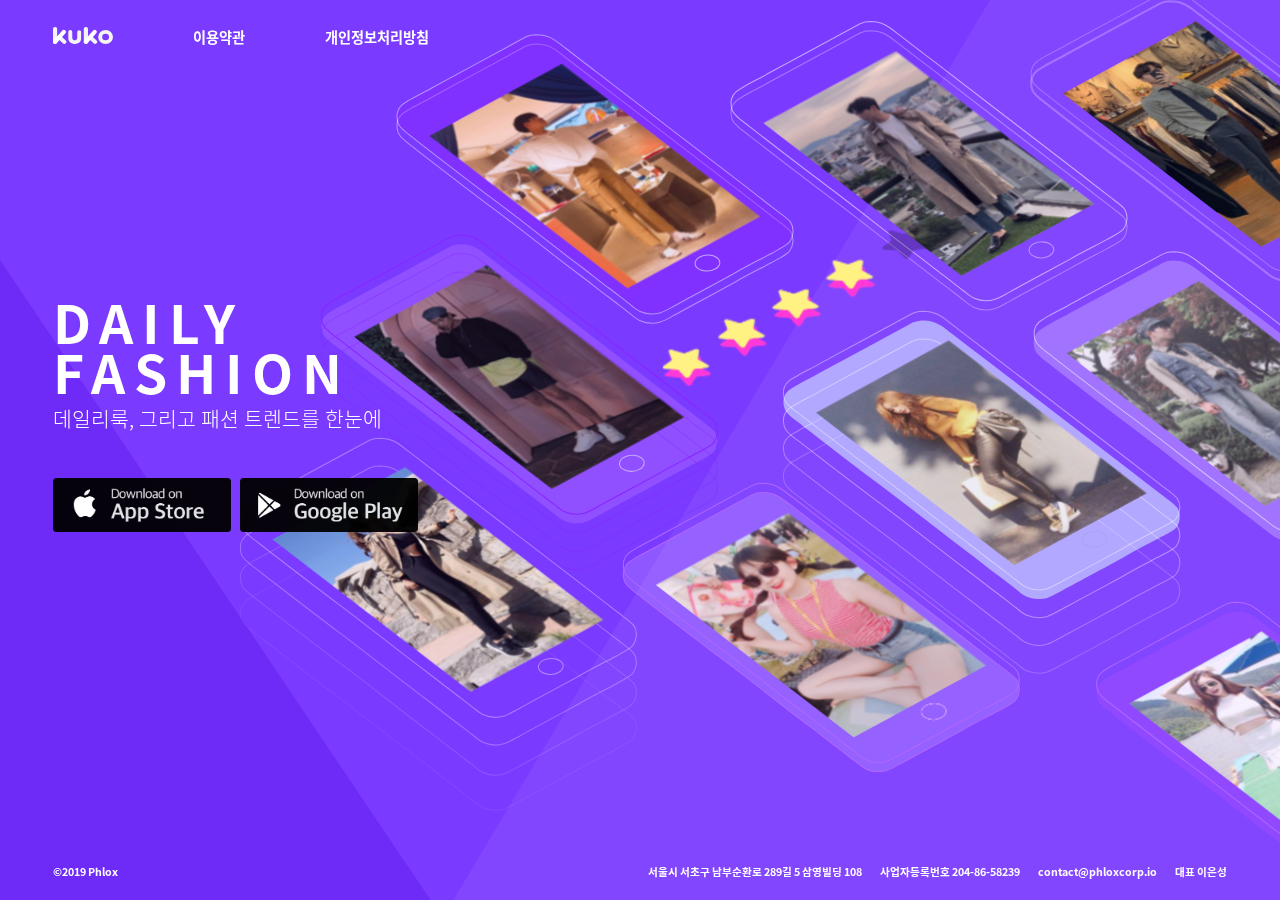
<file: index.html>
<!doctype html>
<html lang="en">
  <head>
      <meta charset="UTF-8">
      <title>쿠코 KUKO</title>
      <meta name="description" content="데일리룩과 패션 트렌드를 한 눈에">
      <meta name="keywords" content="쿠코,kuko,코디,패션,데일리룩,룩북,스타일,패피,발매정보">
      <meta name="author" content="Phlox">
      <meta name="viewport" content="width=device-width, initial-scale=1.0">
      <meta property="og:title" content="쿠코 KUKO">
      <meta property="og:type" content="website">
      <meta property="og:url" content="https://kuko.kr">
      <meta property="og:description" content="데일리룩과 패션 트렌드를 한 눈에">
      <meta property="og:locale" content="ko_KR">
      <meta property="og:image" content="https://kuko.kr/img/kuko.jpg">
      <link type="text/css" rel="stylesheet" href="reset.css">
      <link rel="shortcut icon" href="img/kukofavicon.ico" />
      <link type="text/css" rel="stylesheet" href="style.css">
      <script src="https://code.jquery.com/jquery-3.2.1.slim.min.js"></script>
  </head>

  <body onload="draw();">
    <meta property="name" content="KUKO">
    <meta property="alternatename" content="쿠코">
    <meta property="url" content="https://kuko.kr">
    <meta property="description" content="데일리룩 & 패션 트렌드를 한 눈에">
    <meta property="keywords" content="쿠코,kuko,코디,패션,데일리룩,룩북,국민코디,국코">
    <div id="main" class="wrap">
        
        <div class="gnb-bar">
          <div class="gnb-bar-left">
            <a href="index.html"><button class="gnb">
                <img class="logo" src="bg/logo.svg">
            </button></a>
            <a href="terms.html"><button class="gnb">이용약관</button></a>
            <a href="privacypolicy.html"><button class="gnb">개인정보처리방침</button></a>
          </div>
        </div>

        <div class="main-01">
         
          <div class="main text">DAILY</br>FASHION</div>
          <div class="subtext">데일리룩, 그리고 패션 트렌드를 한눈에</div>
          
          <div class="storebuttons">
	          <div class="appstorebutton">
		          	<a  href="https://itunes.apple.com/kr/app/%EC%BF%A0%EC%BD%94-kuko-%EB%82%98%EC%9D%98-%EC%BD%94%EB%94%94-%EC%B1%84%EC%A0%90%ED%91%9C/id1455425094?mt=8">
		            <div class="appstore"></div></a>
				</div>

				<div class="appstorebutton">
		          	<a  href="https://play.google.com/store/apps/details?id=io.phloxcorp.kuko&hl=ko">
		            <div class="playstore"></div></a>
				</div>

			</div>
        

        </div>

        
        <div class="main-02">
          <div class="mobilebackground"></div>
        </div>
        <div class="jumbotron">
          <canvas id="canvas" width="1000" height="1375"></canvas>
          <div class="backgroundbasic"></div>
        </div>

        <div class="footer">
          <div class="footer-left">
            <h1>©2019 Phlox</h1>
          </div>
          <div class="footer-right">
            <h1>서울시 서초구 남부순환로 289길 5 삼영빌딩 108</h1>
            <h1>사업자등록번호 204-86-58239</h1>
            <h1>contact@phloxcorp.io</h1>
            <h1>대표 이은성</h1>

          </div>
        </div>


    </div>
    <script src="script.js"></script>

  </body>

  </html>
</file>
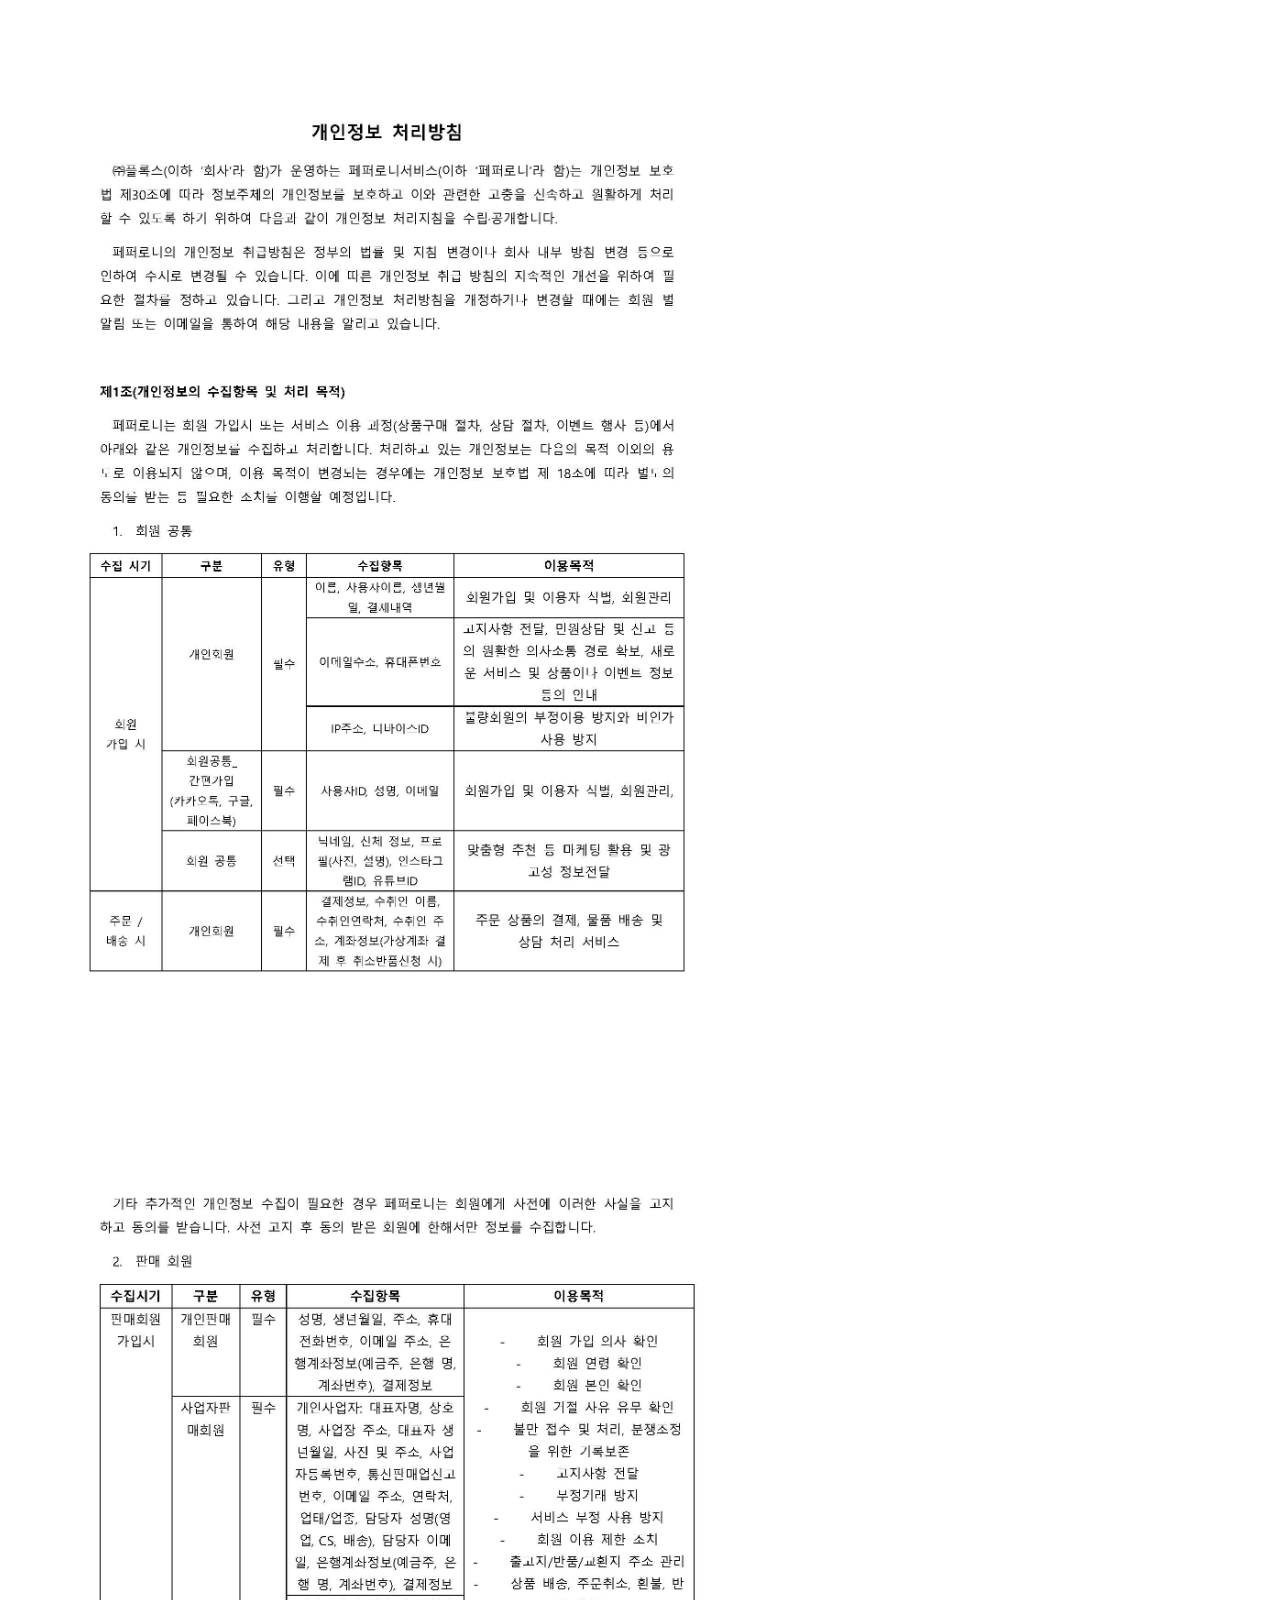
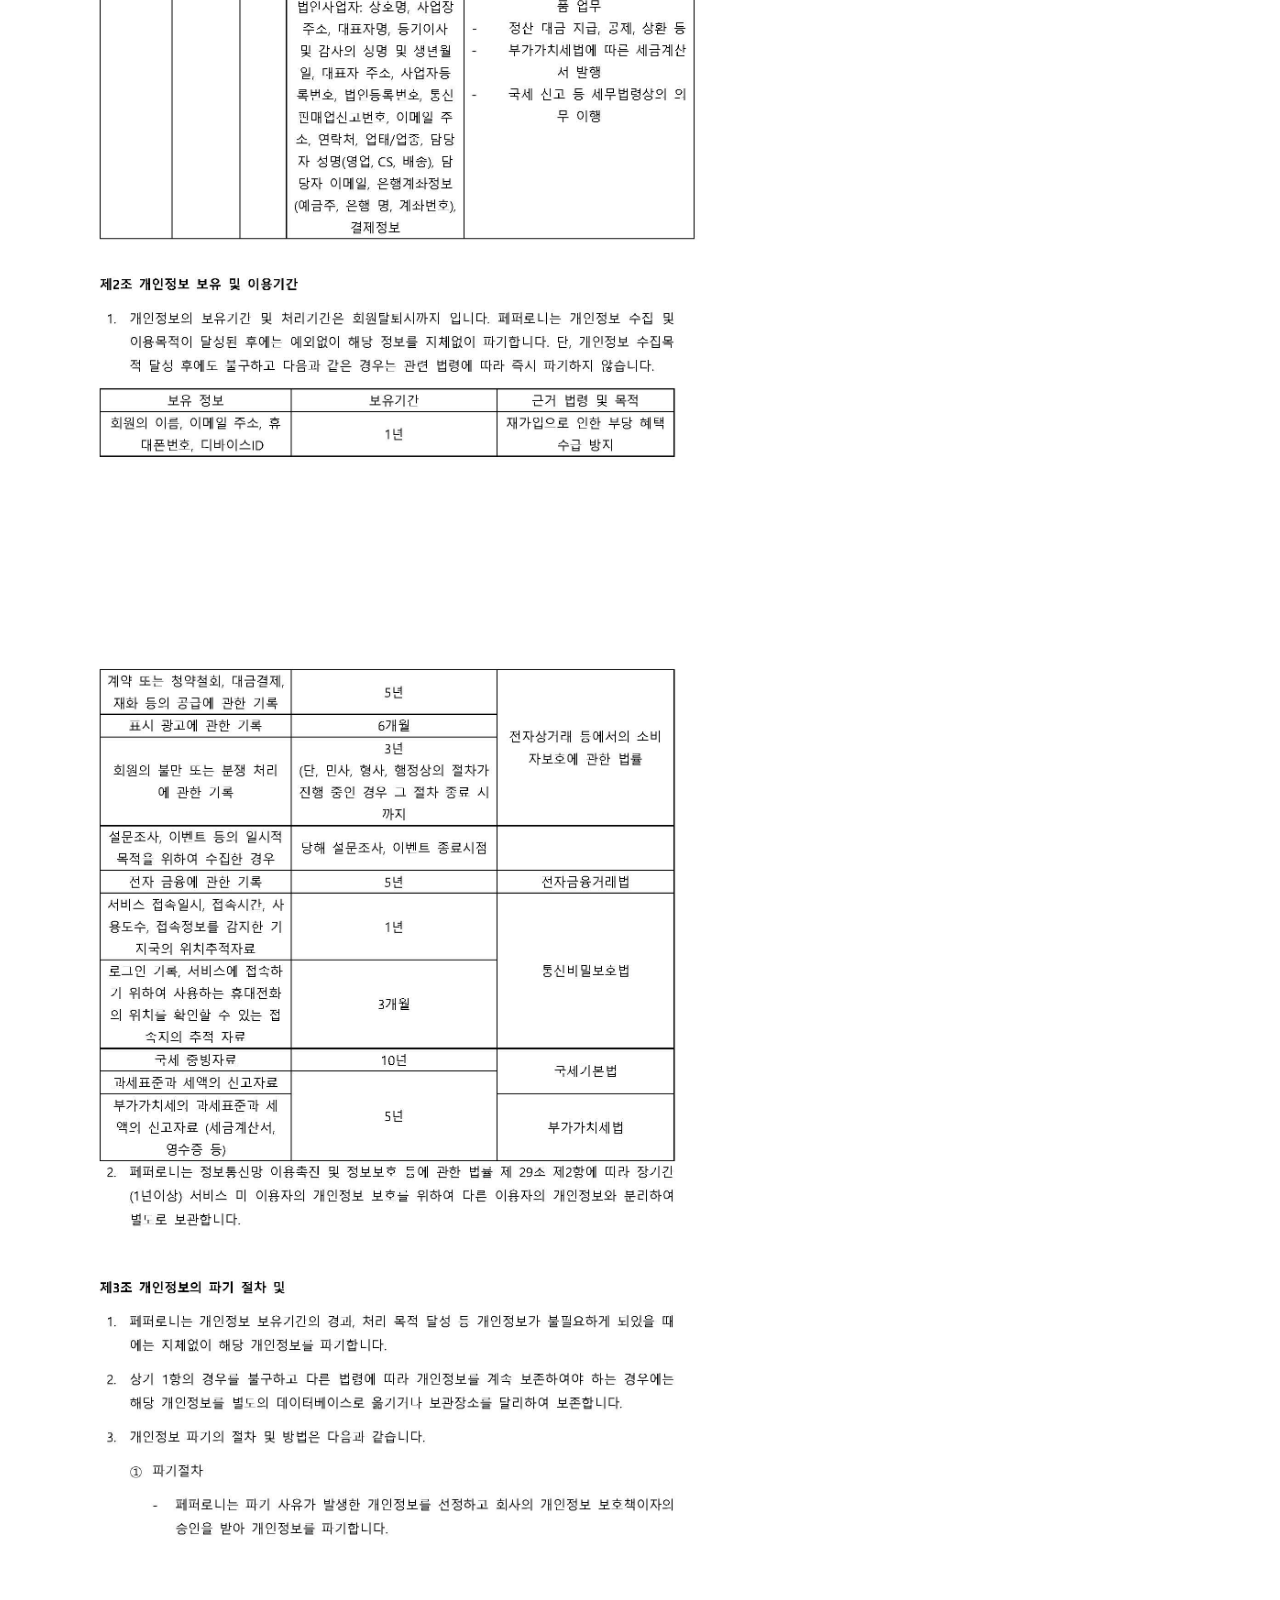
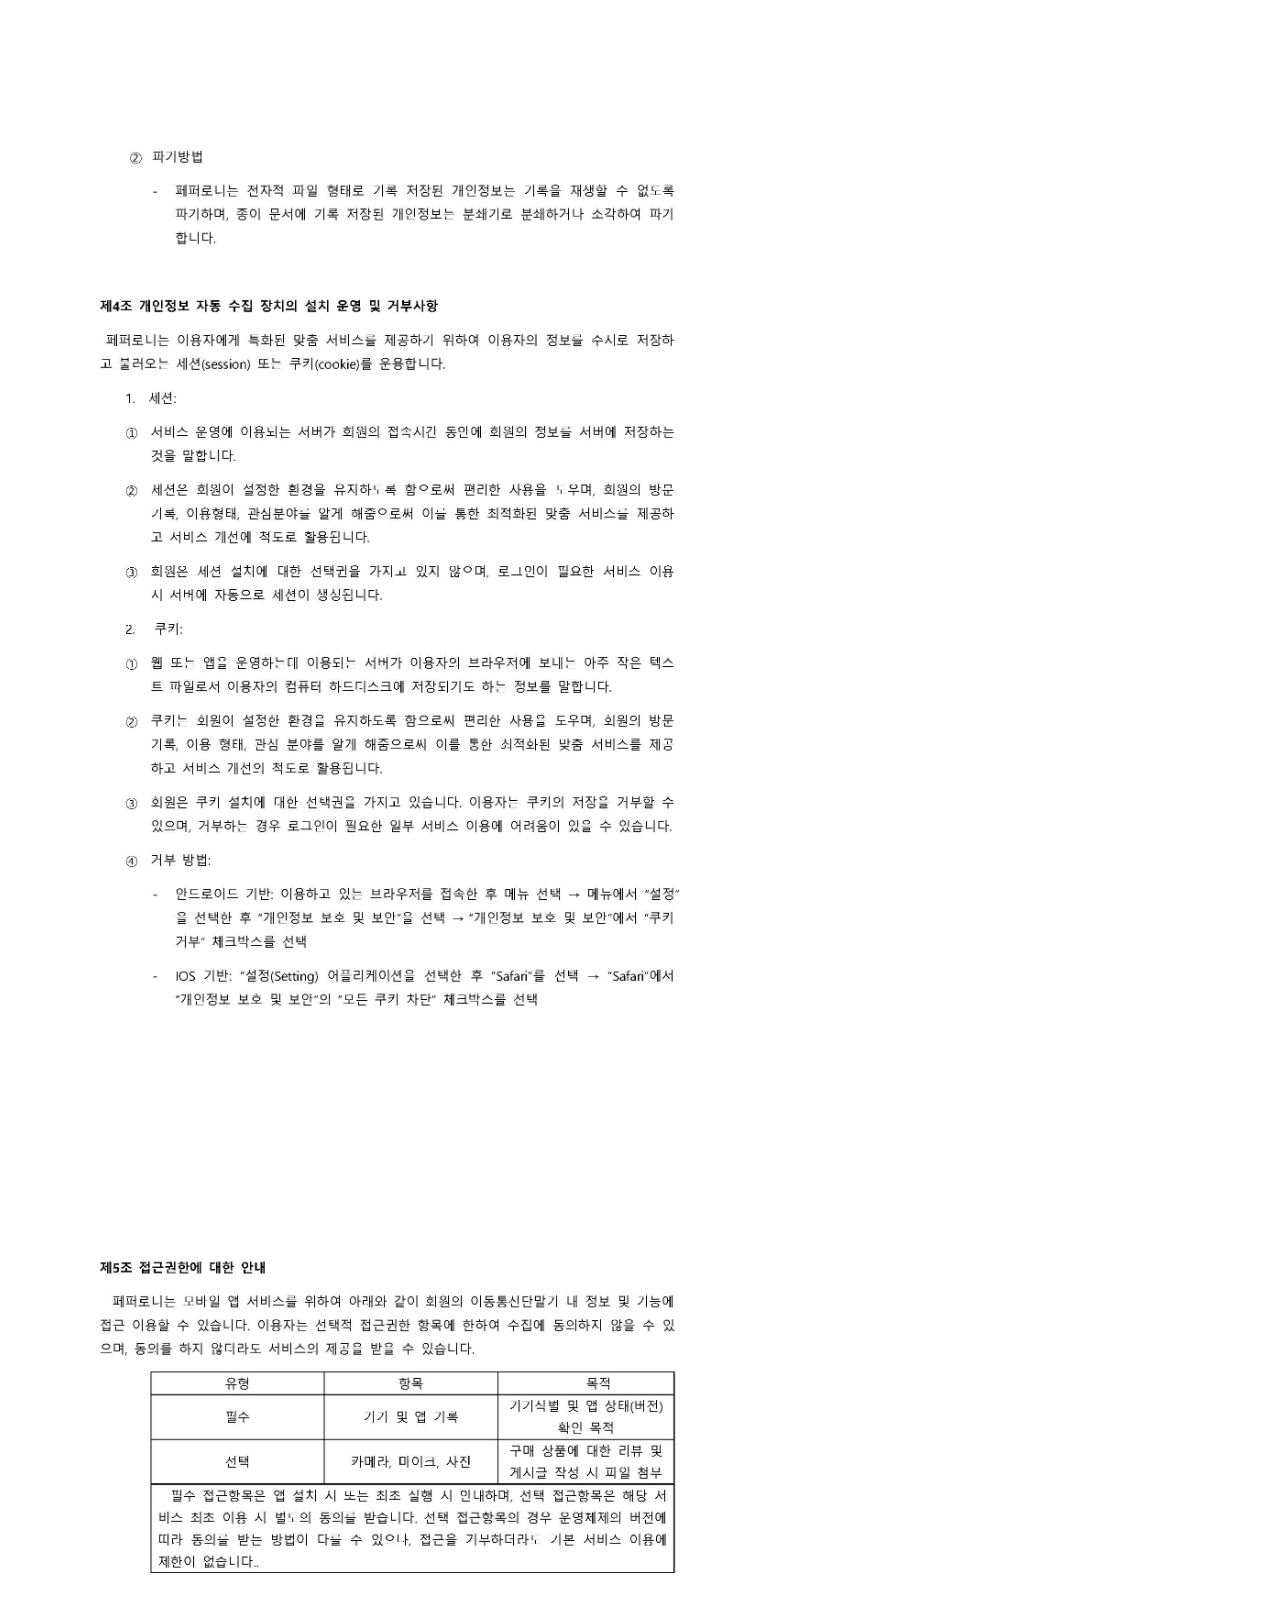
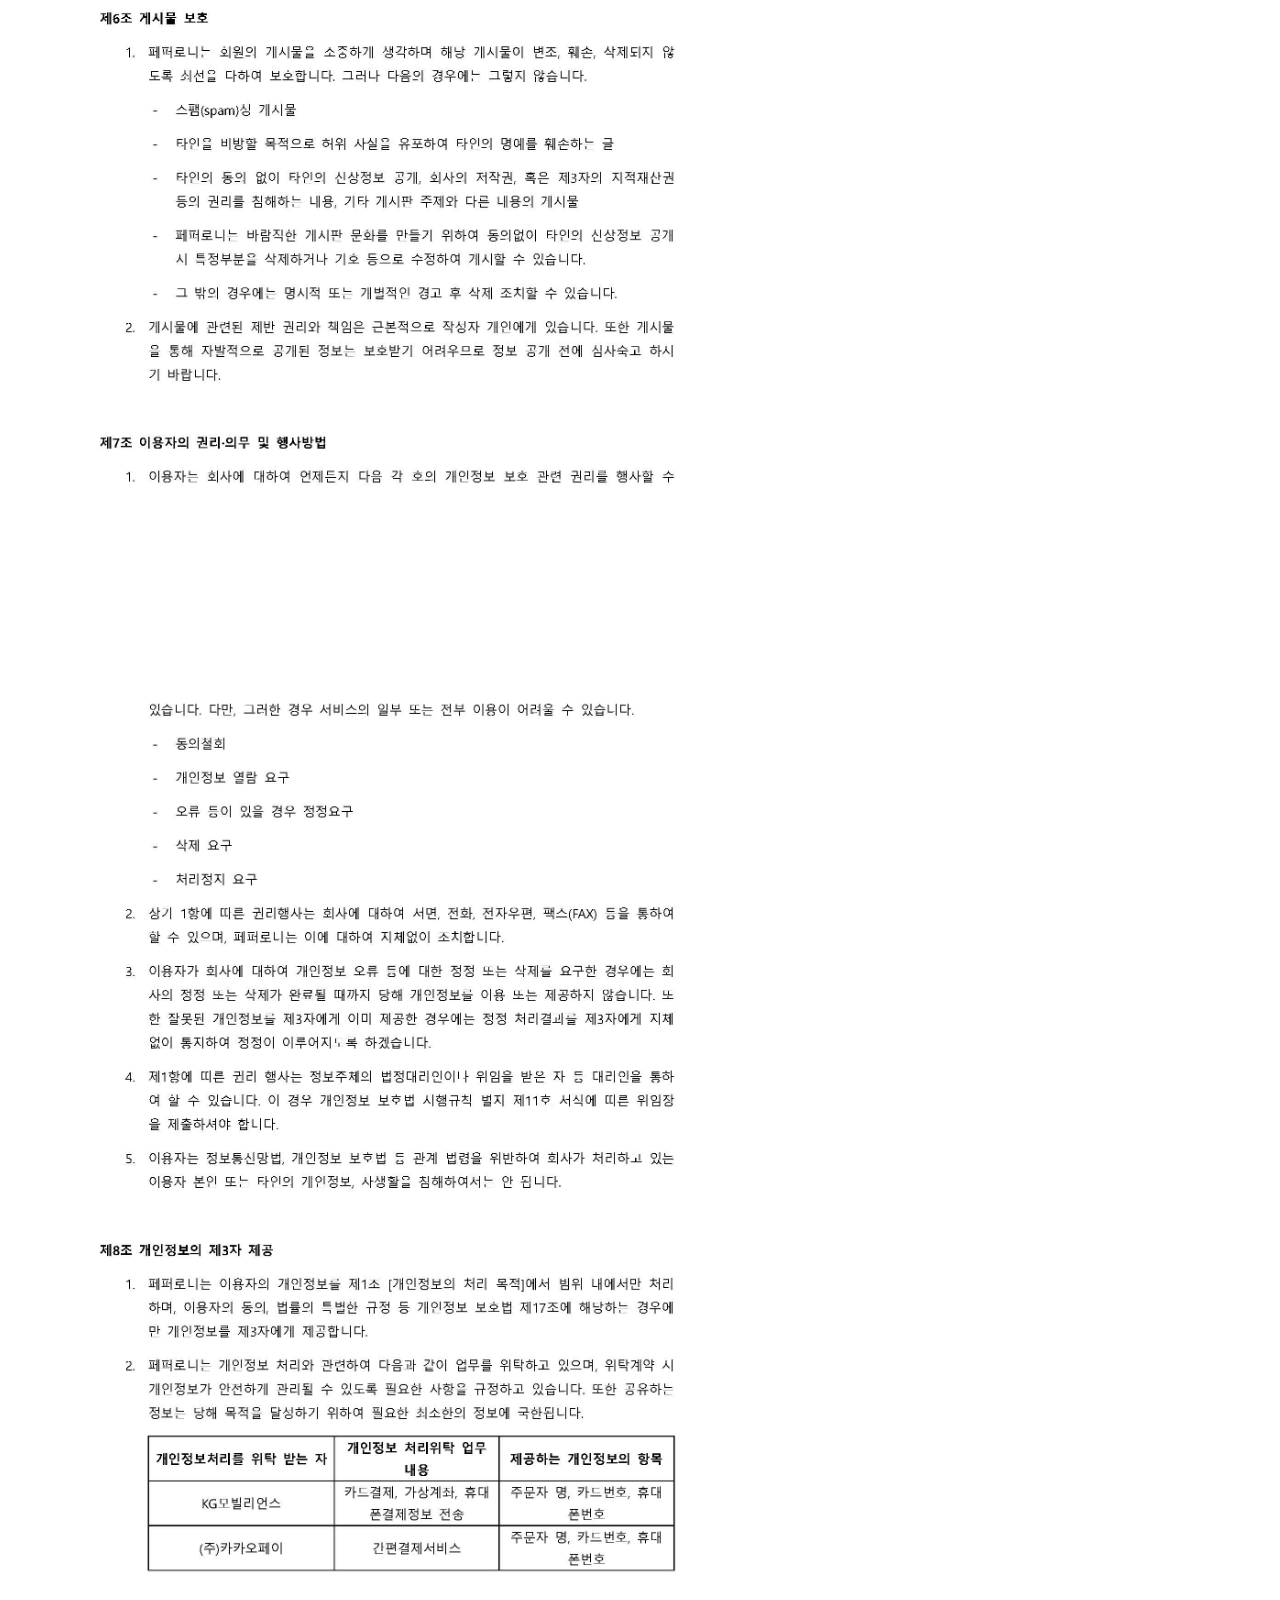
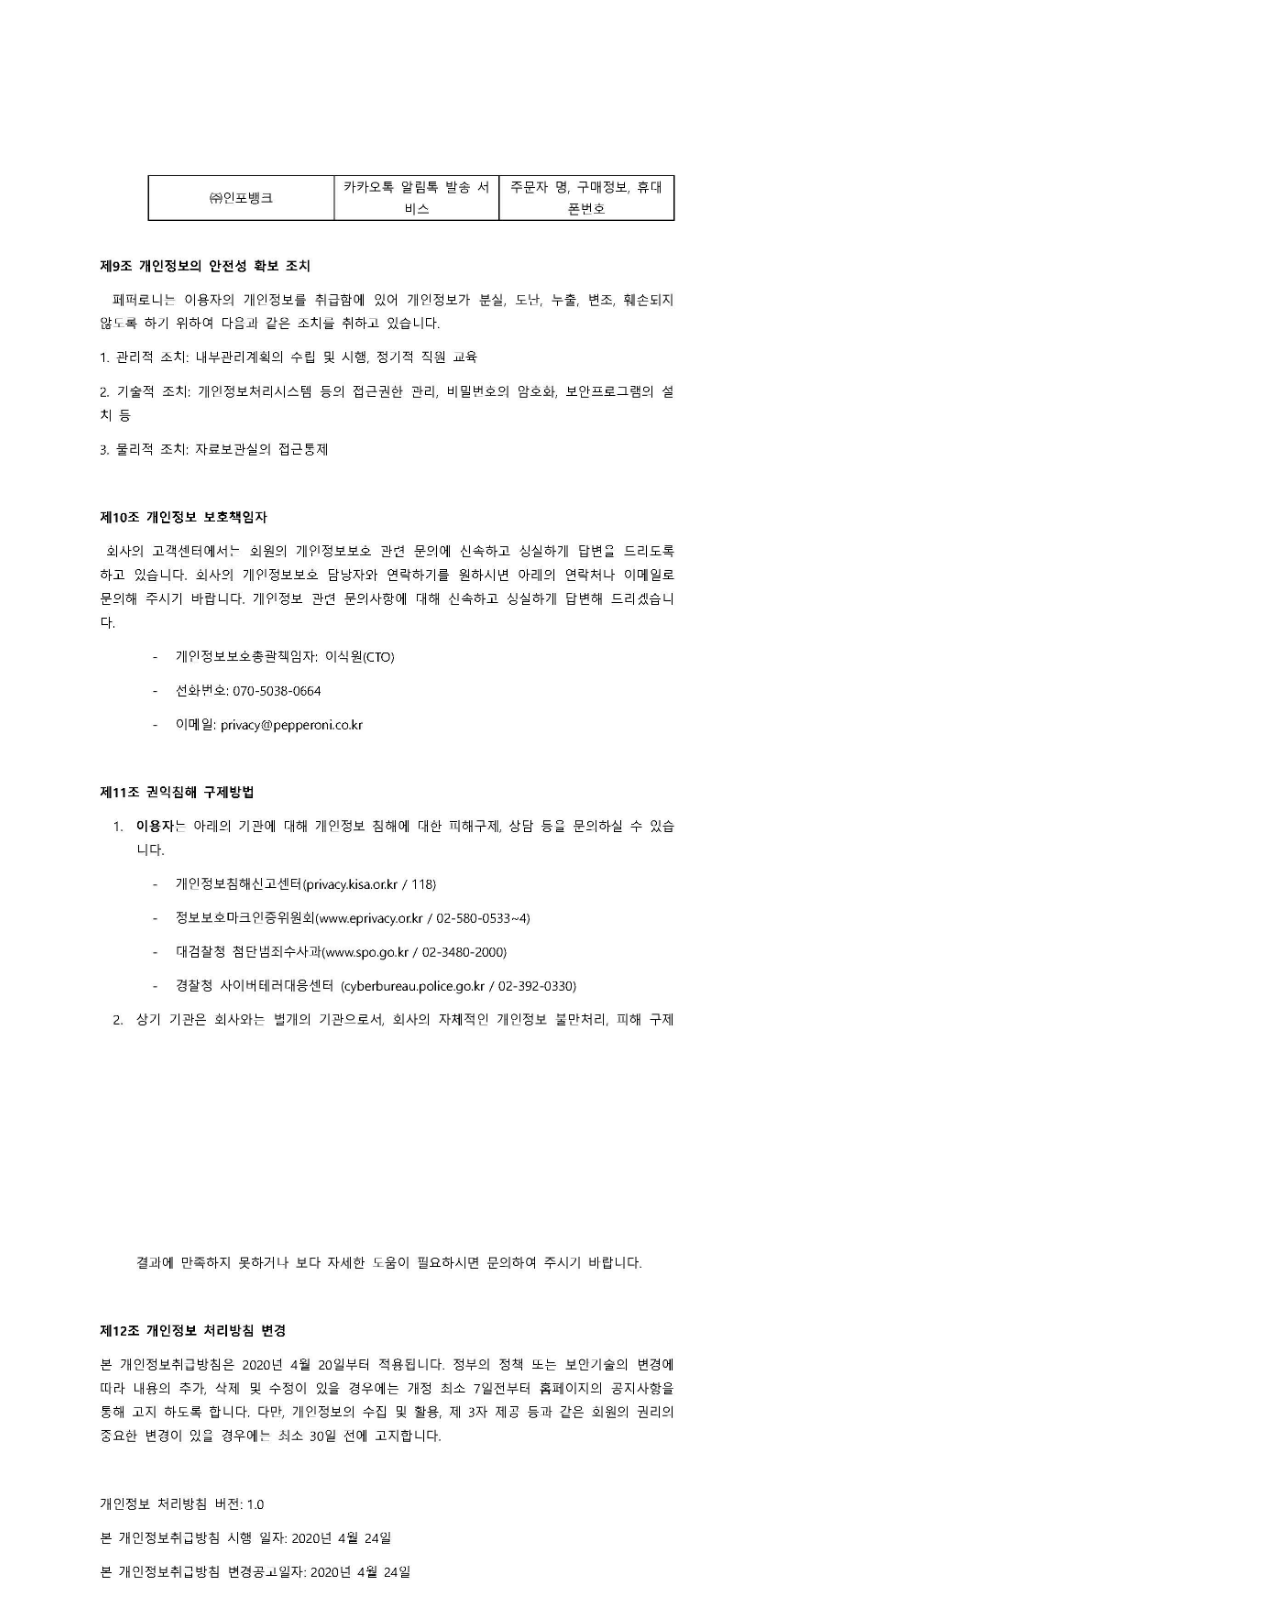
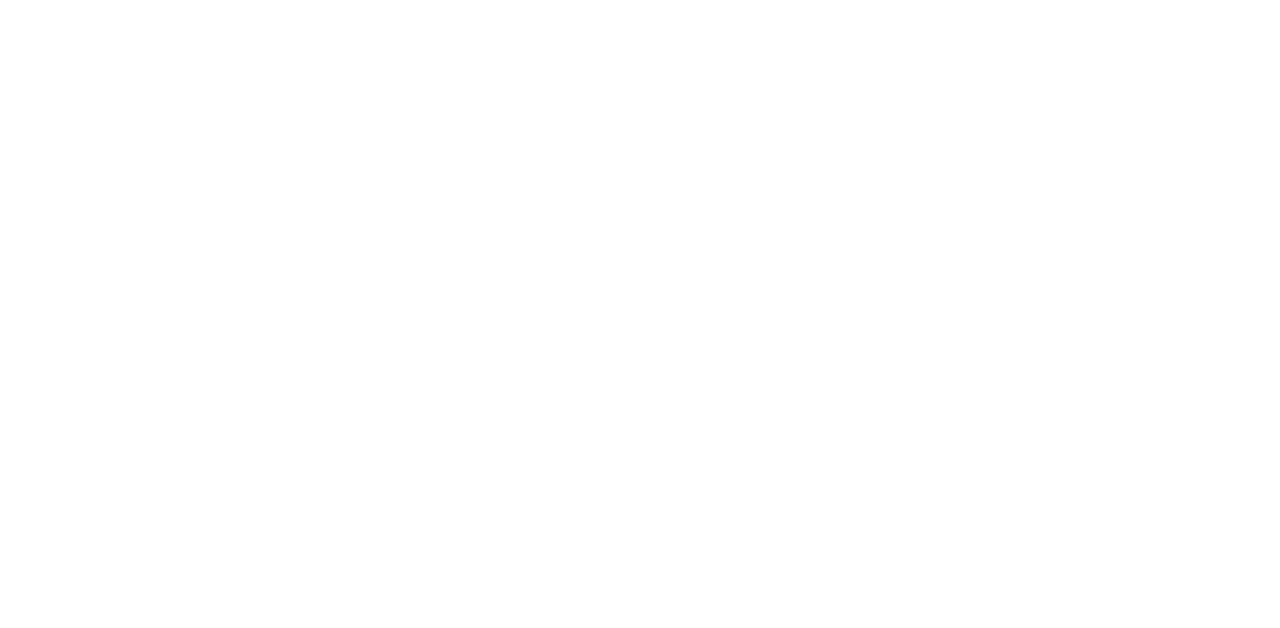
<file: pepperoniprivacypolicy.html>
<!doctype html>
<html lang="en">
  <head>
      <meta charset="UTF-8">
      <title>페퍼로니 개인정보처리방침</title>
      
  </head>

<body>

  <img src="img/pp1.jpg" alt="pp1" width="60%">
  <img src="img/pp2.jpg" alt="pp1" width="60%">
  <img src="img/pp3.jpg" alt="pp1" width="60%">
  <img src="img/pp4.jpg" alt="pp1" width="60%">
  <img src="img/pp5.jpg" alt="pp1" width="60%">
  <img src="img/pp6.jpg" alt="pp1" width="60%">
  <img src="img/pp7.jpg" alt="pp1" width="60%">
  <img src="img/pp8.jpg" alt="pp1" width="60%">


</body>

</html>
</file>
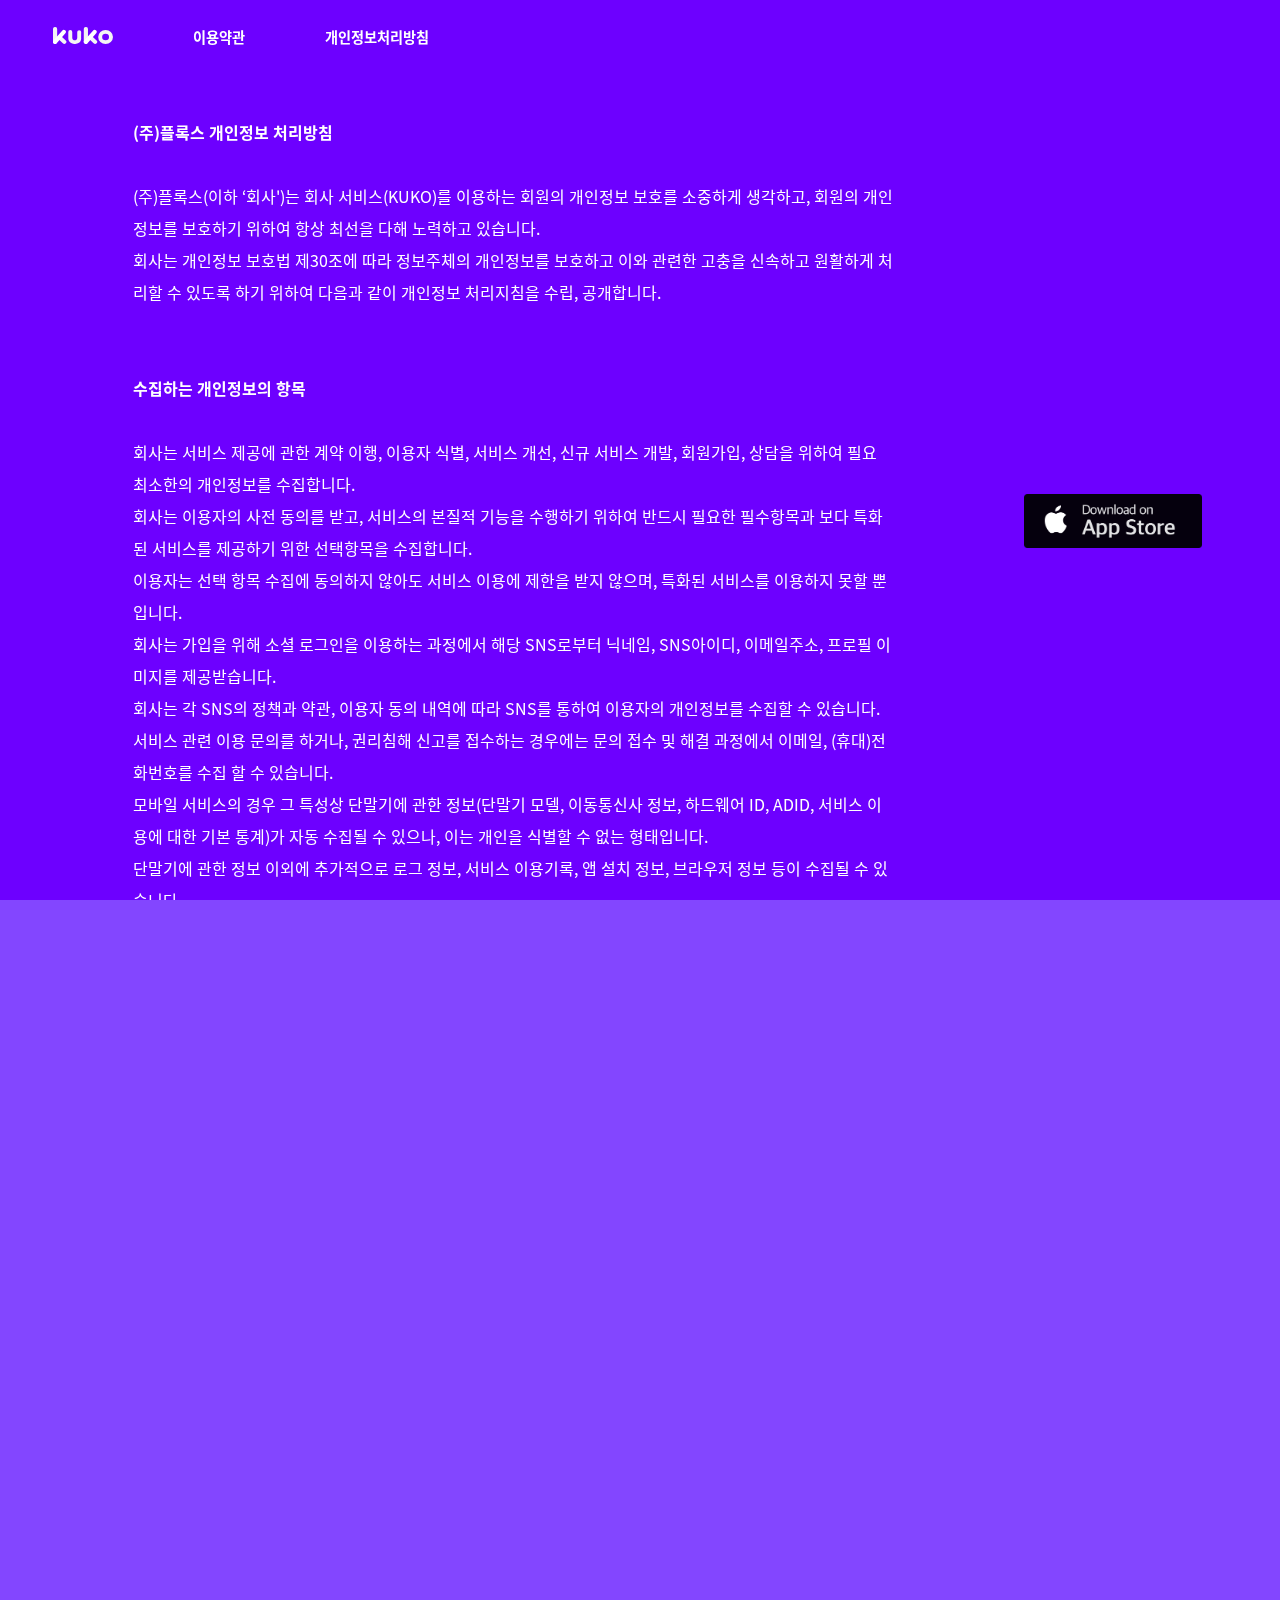
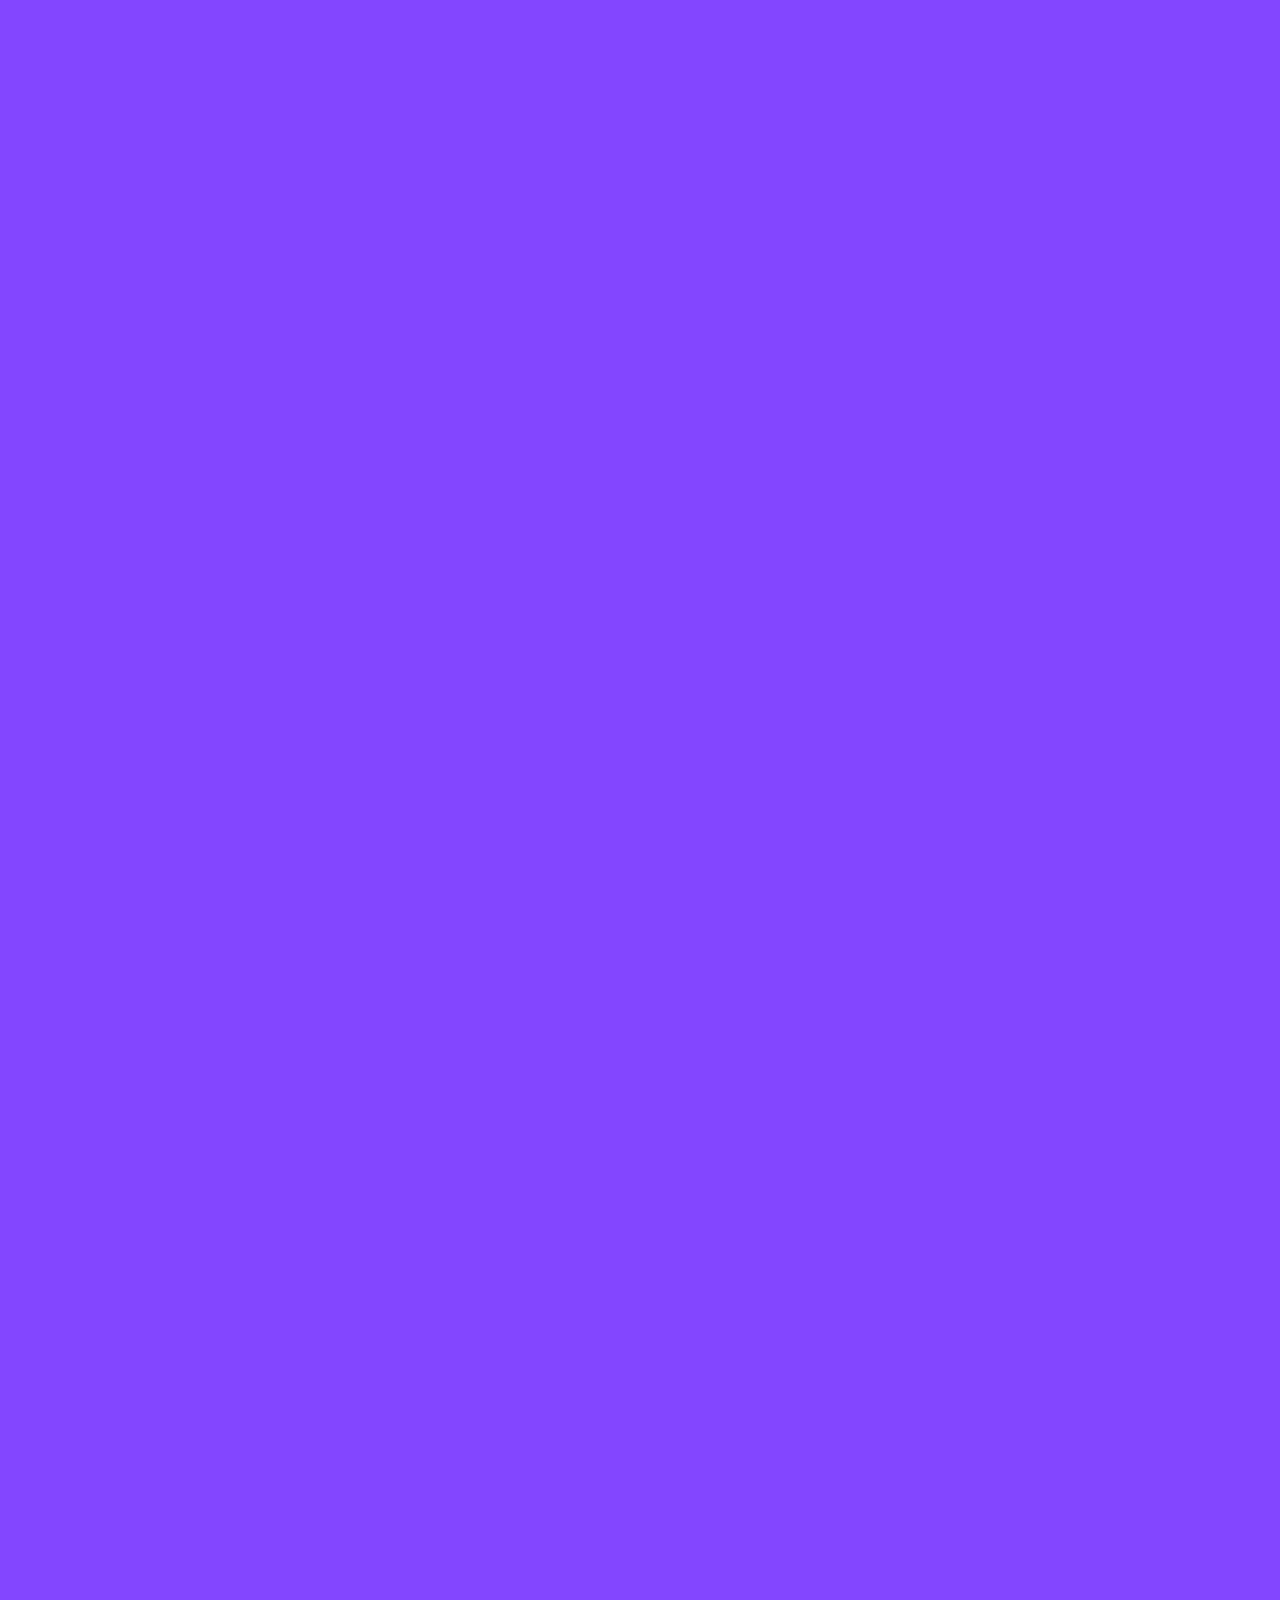
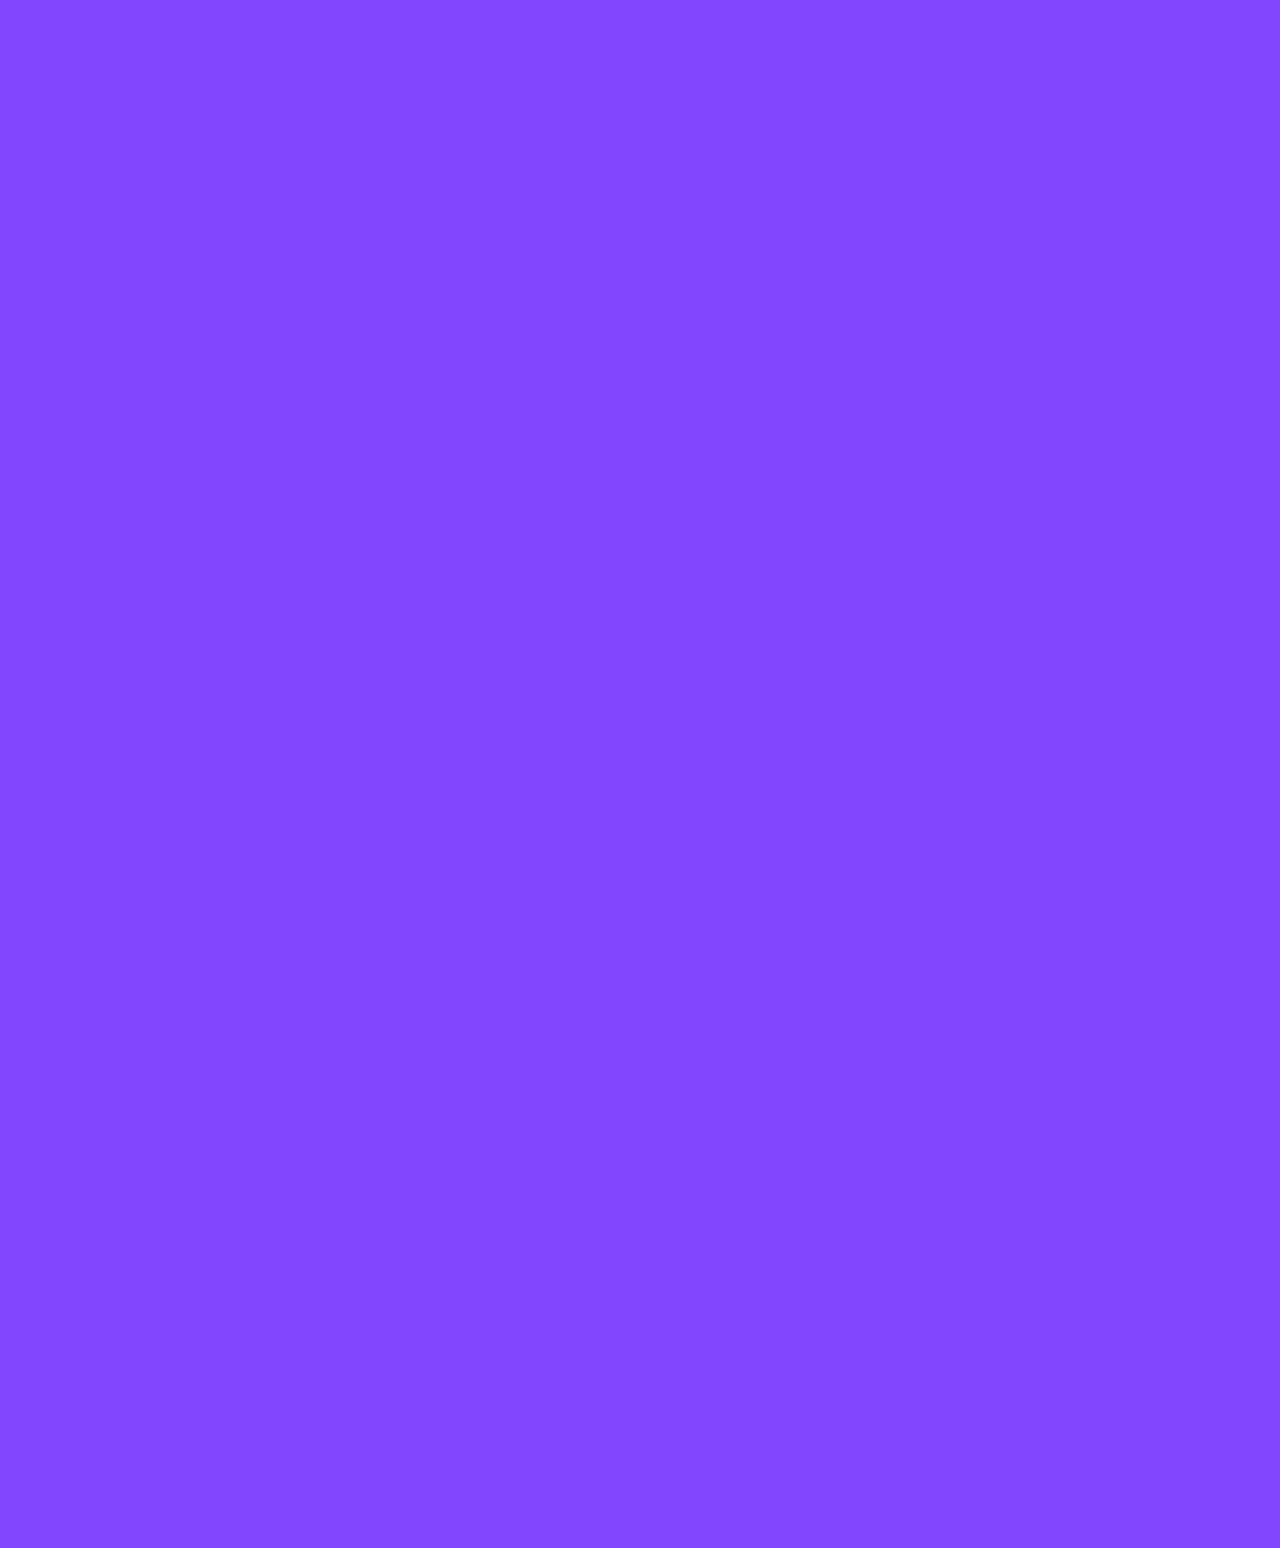
<file: privacypolicy.html>
<!doctype html>
<html lang="en">
  <head>
      <meta charset="UTF-8">
      <title>쿠코 개인정보처리방침</title>
      <meta name="description" content="쿠코 앱 서비스의 개인정보처리방침입니다.">
        <meta name="keywords" content="쿠코,kuko,코디,패션,데일리룩,룩북,스타일,패피,발매정보">
        <meta name="author" content="Phlox">
        <meta name="viewport" content="width=device-width, initial-scale=1.0">
      <link type="text/css" rel="stylesheet" href="reset.css">
      <link rel="shortcut icon" href="img/kukofavicon.ico" />
      <link type="text/css" rel="stylesheet" href="style.css">
      <link href="https://fonts.googleapis.com/css?family=Jua|Noto+Sans+KR:700|Noto+Sans+KR:400&effect=shadow-multiple|anaglyph" rel="stylesheet">
  </head>

  <body>
    <div id="privacypolicy" class="wrap">
        <div class="gnb-bar">
          <div class="gnb-bar-left">
            <a href="index.html"><button class="gnb">
                <img class="logo" src="bg/logo.svg">
            </button></a>
            <a href="terms.html"><button class="gnb">이용약관</button></a>
            <a href="privacypolicy.html"><button class="gnb">개인정보처리방침</button></a>
          </div>
        </div>

        <div class="main-03">
          <div class="privacypolicy">
            <strong>(주)플록스 개인정보 처리방침</strong></br>
            </br>(주)플록스(이하 ‘회사')는 회사 서비스(KUKO)를 이용하는 회원의 개인정보 보호를 소중하게 생각하고, 회원의 개인정보를 보호하기 위하여 항상 최선을 다해 노력하고 있습니다.
            </br>회사는 개인정보 보호법 제30조에 따라 정보주체의 개인정보를 보호하고 이와 관련한 고충을 신속하고 원활하게 처리할 수 있도록 하기 위하여 다음과 같이 개인정보 처리지침을 수립, 공개합니다.
            </br></br></br><strong>수집하는 개인정보의 항목</strong></br>
            </br>회사는 서비스 제공에 관한 계약 이행, 이용자 식별, 서비스 개선, 신규 서비스 개발, 회원가입, 상담을 위하여 필요 최소한의 개인정보를 수집합니다.
            </br>회사는 이용자의 사전 동의를 받고, 서비스의 본질적 기능을 수행하기 위하여 반드시 필요한 필수항목과 보다 특화된 서비스를 제공하기 위한 선택항목을 수집합니다.
            </br>이용자는 선택 항목 수집에 동의하지 않아도 서비스 이용에 제한을 받지 않으며, 특화된 서비스를 이용하지 못할 뿐입니다.
            </br>회사는 가입을 위해 소셜 로그인을 이용하는 과정에서 해당 SNS로부터 닉네임, SNS아이디, 이메일주소, 프로필 이미지를 제공받습니다.
            </br>회사는 각 SNS의 정책과 약관, 이용자 동의 내역에 따라 SNS를 통하여 이용자의 개인정보를 수집할 수 있습니다.
            </br>서비스 관련 이용 문의를 하거나, 권리침해 신고를 접수하는 경우에는 문의 접수 및 해결 과정에서 이메일, (휴대)전화번호를 수집 할 수 있습니다.
            </br>모바일 서비스의 경우 그 특성상 단말기에 관한 정보(단말기 모델, 이동통신사 정보, 하드웨어 ID, ADID, 서비스 이용에 대한 기본 통계)가 자동 수집될 수 있으나, 이는 개인을 식별할 수 없는 형태입니다.
            </br>단말기에 관한 정보 이외에 추가적으로 로그 정보, 서비스 이용기록, 앱 설치 정보, 브라우저 정보 등이 수집될 수 있습니다.
            </br>회사는 회원이 이벤트, 프로모션에 참여하는 경우 이름, 이메일 주소, 휴대전화번호, 주소, 생년월일, 성별 등의 정보를 수집할 수 있습니다.
            </br></br></br><strong>개인정보의 수집 및 이용목적</strong></br>
            </br>회사는 수집한 정보를 다음과 같은 목적으로 이용합니다.</br>
            </br>-  이용자가 서비스를 원활히 이용할 수 있도록 돕기 위해
            </br>-  서비스 이용에 따른 이용자 식별 및 부정 이용 방지를 위해
            </br>-  서비스 이용에 관한 통계 데이터를 작성하기 위해
            </br>-  서비스 개선에 필요한 설문 조사 및 분석을 위해
            </br>-  캠페인 및 이벤트 등의 추첨 및 선물 발송을 위해
            </br>-  이용자로부터 문의가 있을 때 본인 여부를 확인하고 문의사항에 대응하기 위해
            </br>-  중요한 공지사항 등을 필요에 따라 공지하기 위해
            </br>-  이벤트 등 광고성 정보의 전달을 위해
            </br>-  유료 서비스 제공 과정에서 본인확인을 위해
            </br>-  컨텐츠 이용 시 연령확인을 위해
            </br></br></br><strong>개인정보 수집방법</strong></br>
            </br>회사는 서비스 제공을 위해 다음과 같은 방법으로 개인정보를 수집합니다.</br>
            </br>-  회사 서비스의 회원가입 및 이용 과정에서 이용자로부터 직접 수집
            </br>-  생성 정보 수집 툴을 통한 수집
            </br>-  서면 양식, 팩스, 전화, 상담 게시판, 이메일을 통한 수집
            </br></br></br><strong>개인정보의 공유 및 제공</strong></br>
            </br>회사는 원칙적으로 이용자의 개인정보를 이용자 사전 동의 없이 외부에 제공하지 않습니다. 다만 아래의 경우에는 예외로 합니다.
            </br></br>- 이용자들이 사전에 동의한 경우
            </br>-  법령의 규정에 의한 경우
            </br></br></br><strong>개인정보의 처리위탁</strong></br>
            </br>회사는 이용자의 개인정보를 외부에 위탁하지 않습니다. 향후 서비스 제공 과정에서 개인정보 위탁이 발생할 경우, 사전에 안내하도록 하겠습니다.
            </br></br></br><strong>이용자의 권리와 그 행사방법</strong></br>
            </br>-  이용자는 언제든지 등록되어 있는 자신의 개인정보를 조회하거나 수정할 수 있으며, 계정삭제를 요청할 수 있습니다.
            </br>-  이용자가 개인정보의 오류에 대한 정정을 요청하신 경우에는 정정을 완료하기 전까지 당해 개인정보를 이용 또는 제공하지 않습니다.
            또한 잘못된 개인정보를 제3자에게 이미 제공한 경우에는 정정 처리결과를 제3자에게 지체 없이 통지하여 정정이 이루어지도록 하겠습니다.
            </br>-  회사는 이용자의 요청에 의해 해지 또는 삭제된 개인정보를 아래 "개인정보의 보유 및 이용기간"에 명시된 바에 따라 처리하고 그 외의 용도로 열람 또는 이용할 수 없도록 처리하고 있습니다.
            </br></br></br><strong>개인정보의 보유 및 이용기간</strong></br>
            </br>회사는 원칙적으로 개인정보의 수집 및 이용목적이 달성되면 이용자의 개인정보를 지체없이 파기합니다.
            </br>단, 회사 내부방침이나 관계법령의 규정에 의하여 보존할 필요가 있는 경우에는 아래와 같이 일정 기간 동안 개인정보를 보관할 수 있습니다.
            </br></br>[법령기준에 따라 별도 보관하는 경우] 
            </br>
            </br>-  전자상거래 등에서 소비자 보호에 관한 법률
            </br>계약 또는 청약철회 등에 관한 기록: 5년 보관
            </br>대금결제 및 재화 등의 공급에 관한 기록: 5년 보관 
            </br>소비자의 불만 또는 분쟁처리에 관한 기록: 3년 보관
            </br>
            </br>-  통신비밀보호법
            </br>접속 로그 기록: 3개월
            </br>개인정보 파기절차 및 방법  회사의 개인정보 파기절차 및 방법은 다음과 같습니다.
            </br>
            </br>-  파기절차
            </br>이용자가 서비스 이용 등을 위해 입력한 정보는 이용 목적이 달성된 후, 내부 방침 및 관련 법령에 따라 일정 기간 저장된 후 파기됩니다.
            </br>해당 개인정보는 법률에 의한 경우가 아니고서는 보관되는 목적 외로 이용되지 않습니다.
            </br>
            </br>-  파기 방법
            </br>종이에 출력된 개인정보는 분쇄기로 분쇄하고, 전자적 파일 형태로 저장된 개인정보는 기록을 재생할 수 없는 기술적 방법을 사용하여 삭제합니다.
            </br></br></br><strong>개인정보 보호 책임자 및 연락처</strong></br>
            </br>개인정보보호 책임자
            </br>이름 : 이은성
            </br>직위 : CEO
            </br>메일 : ellen@phloxcorp.io
            </br>
            </br>개인정보보호 담당자
            </br>이름: 이석원
            </br>직위: 이사
            </br>메일: sukwon.yi@phloxcorp.io
            </br></br>
            </br>기타 개인정보침해에 대한 신고나 상담이 필요하신 경우에는 아래 기관에 문의하시기 바랍니다.
            </br>개인정보침해신고센터(https://privacy.kisa.or.kr / 국번없이 118)
            </br>대검찰청 사이버수사과(https://www.spo.go.kr / 국번없이 1301)
            </br>경찰청 사이버안전국(https://cyberbureau.police.go.kr / 국번없이 182)
            </br></br></br><strong>개인정보처리방침의 개정 </strong></br>
            </br>현 개인정보처리방침의 내용 추가, 삭제 및 수정이 있을 시에는 개정 최소 7일전부터 '공지사항'을 통해 고지할 것입니다.
            </br>다만, 개인정보의 수집 및 활용, 제3자 제공 등과 같이 이용자 권리의 중요한 변경이 있을 경우에는 최소 30일 전에 고지합니다.
            </br></br>
            <strong></br>2018년 10월 23일 공고
            </br>2018년 10월 23일 시행</strong>
            </br>
            </br>
          </div>
          <a href="https://itunes.apple.com/kr/app/%EC%BF%A0%EC%BD%94-kuko-%EB%82%98%EC%9D%98-%EC%BD%94%EB%94%94-%EC%B1%84%EC%A0%90%ED%91%9C/id1455425094?mt=8">
              <button class="appstore"></button>
          </a>
        </div>
        <div class="jumbotron">

        </div>

        <div class="footer">
          <div class="footer-left">
            <h1>©2019 Phlox</h1>
            
          </div>
          <div class="footer-right">
            <h1>서울시 서초구 남부순환로 289길 5 삼영빌딩 108</h1>
            <h1>사업자등록번호 204-86-58239</h1>
            <h1>contact@phloxcorp.io</h1>
            <h1>대표 이은성</h1>

          </div>
        </div>
    </div>

  </body>

  </html>
</file>
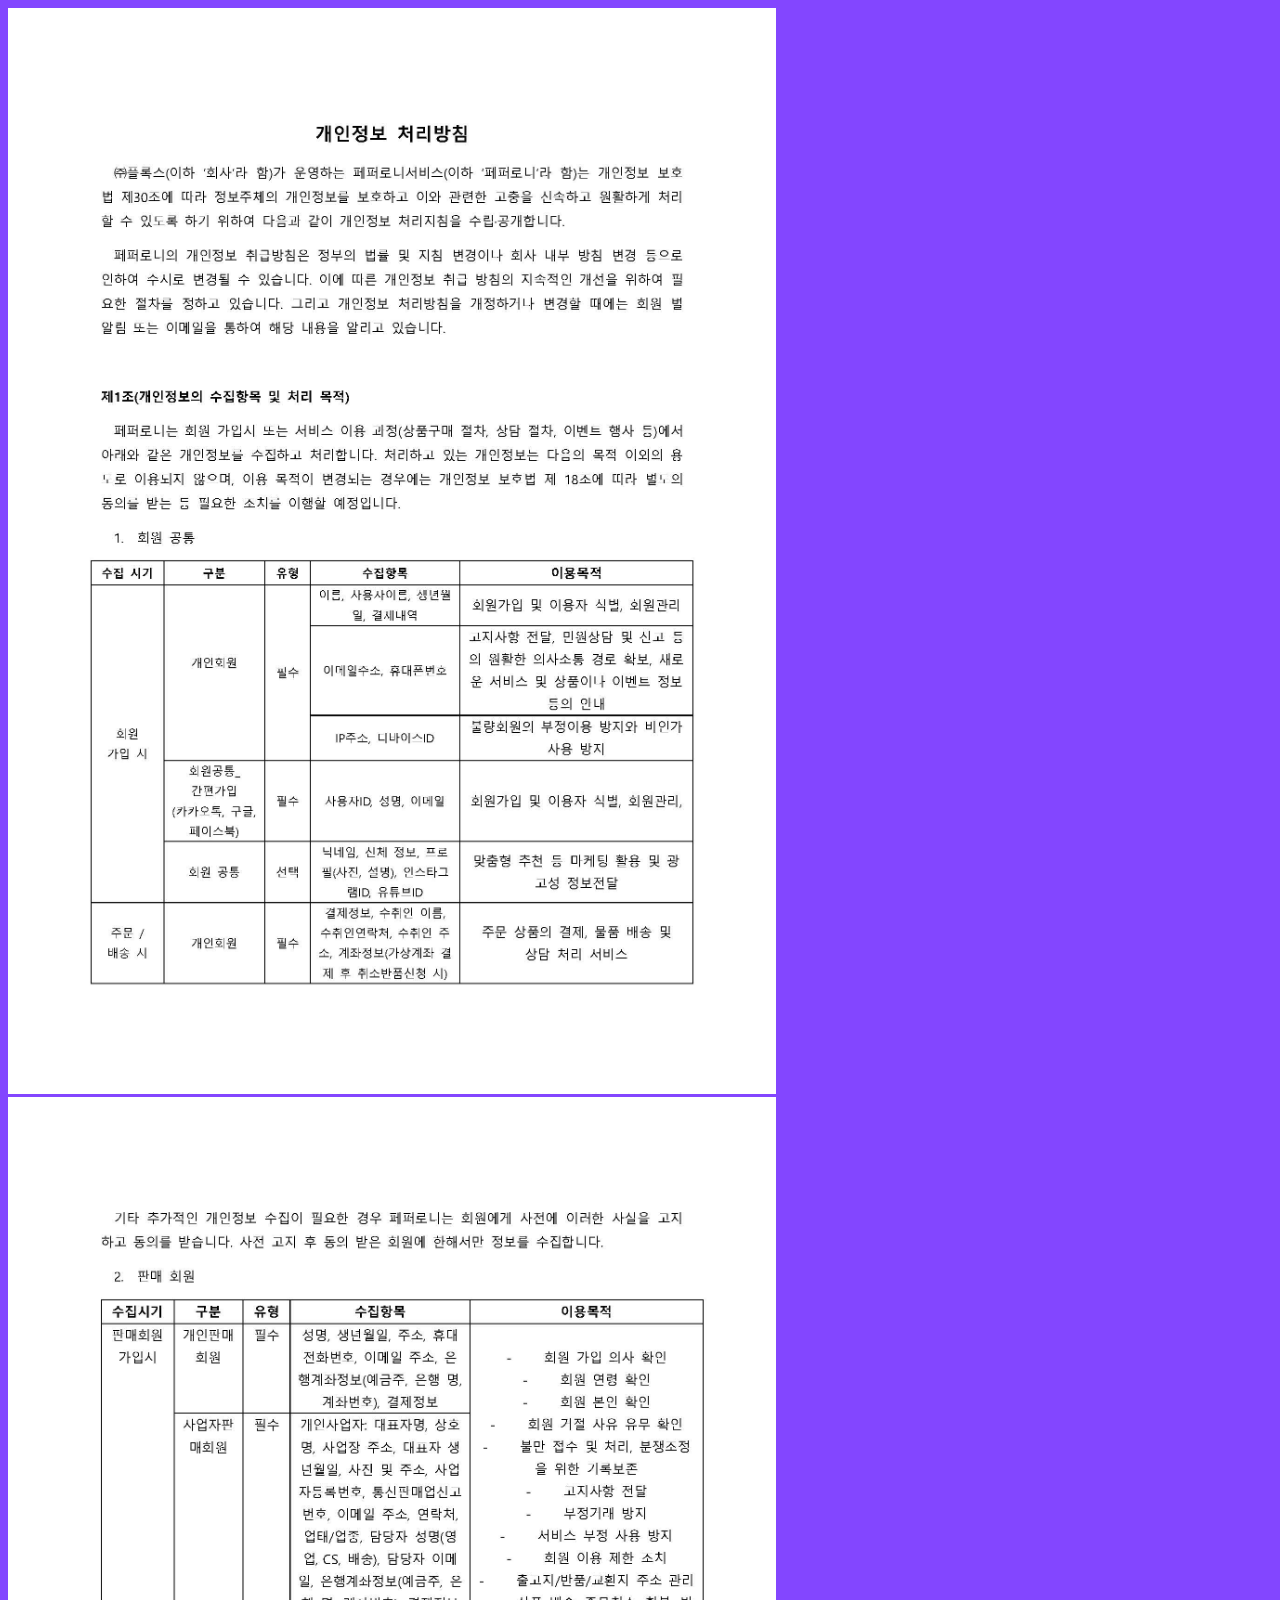
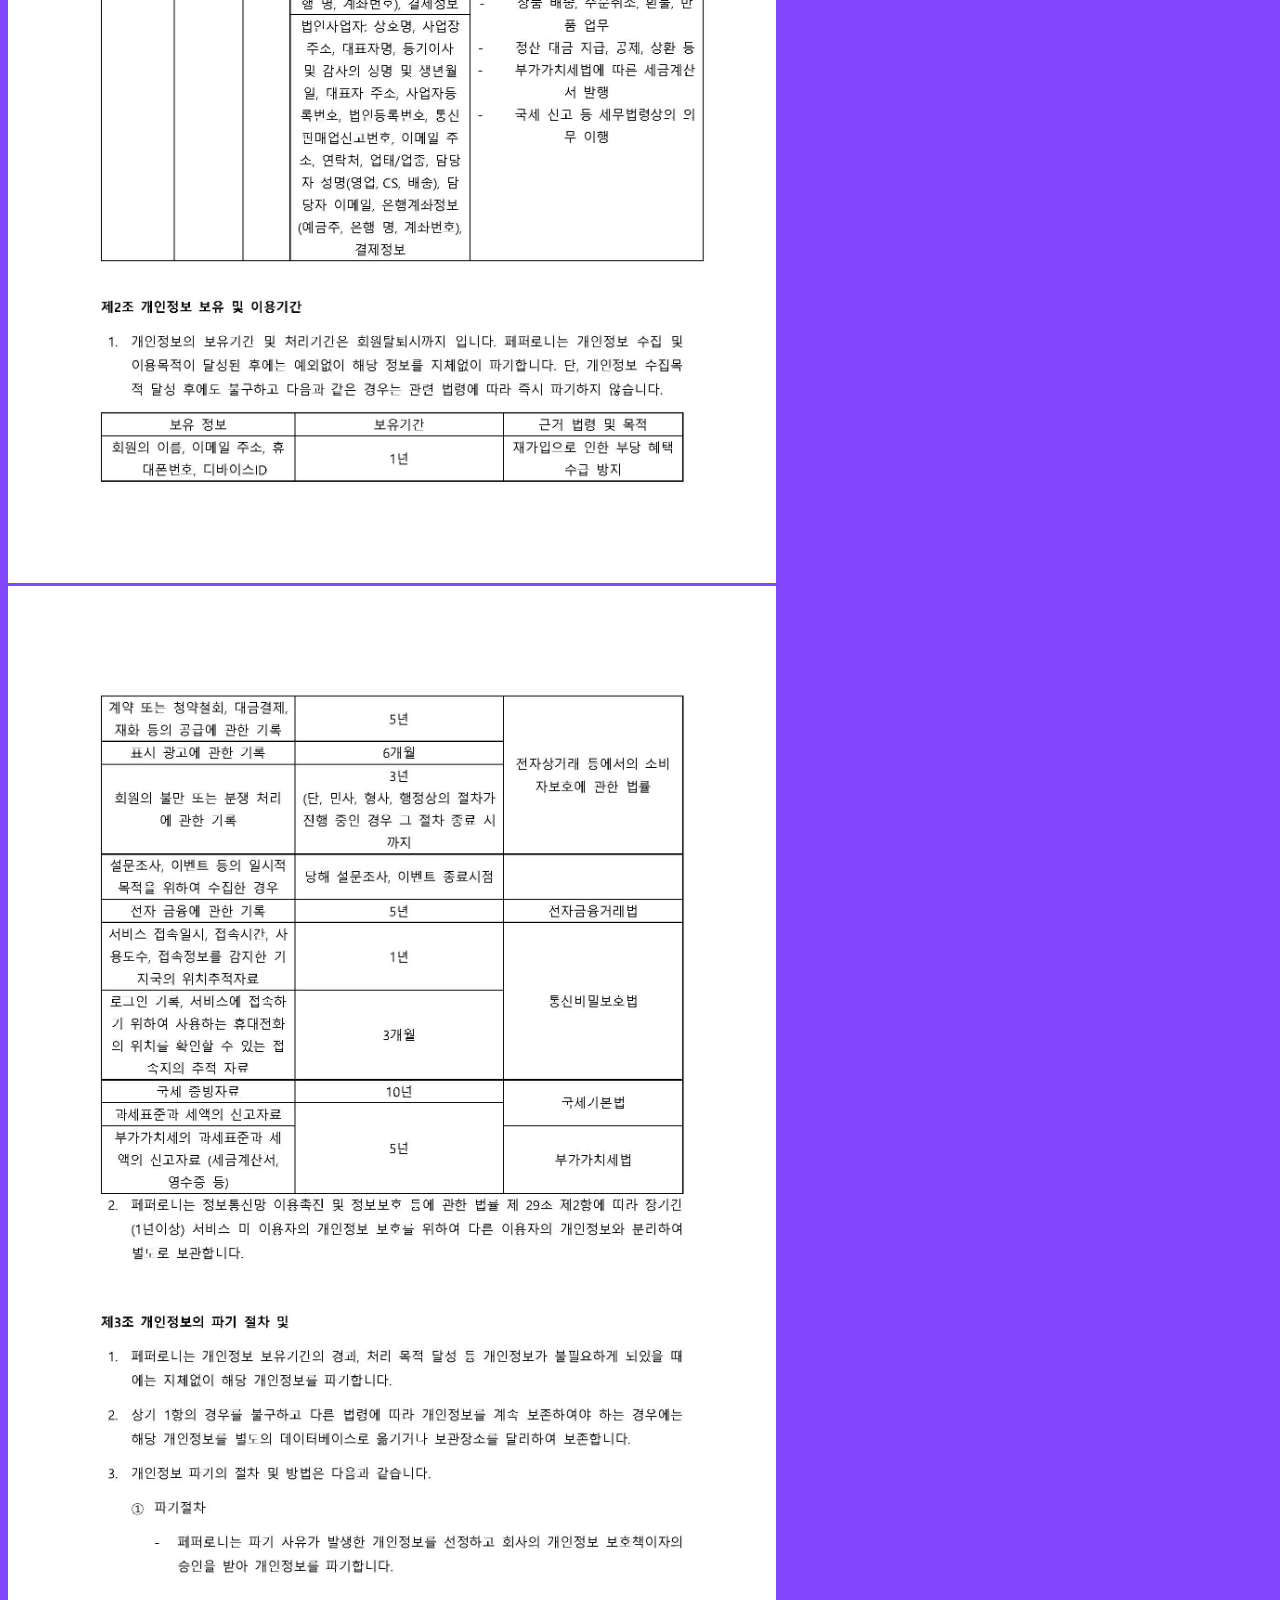
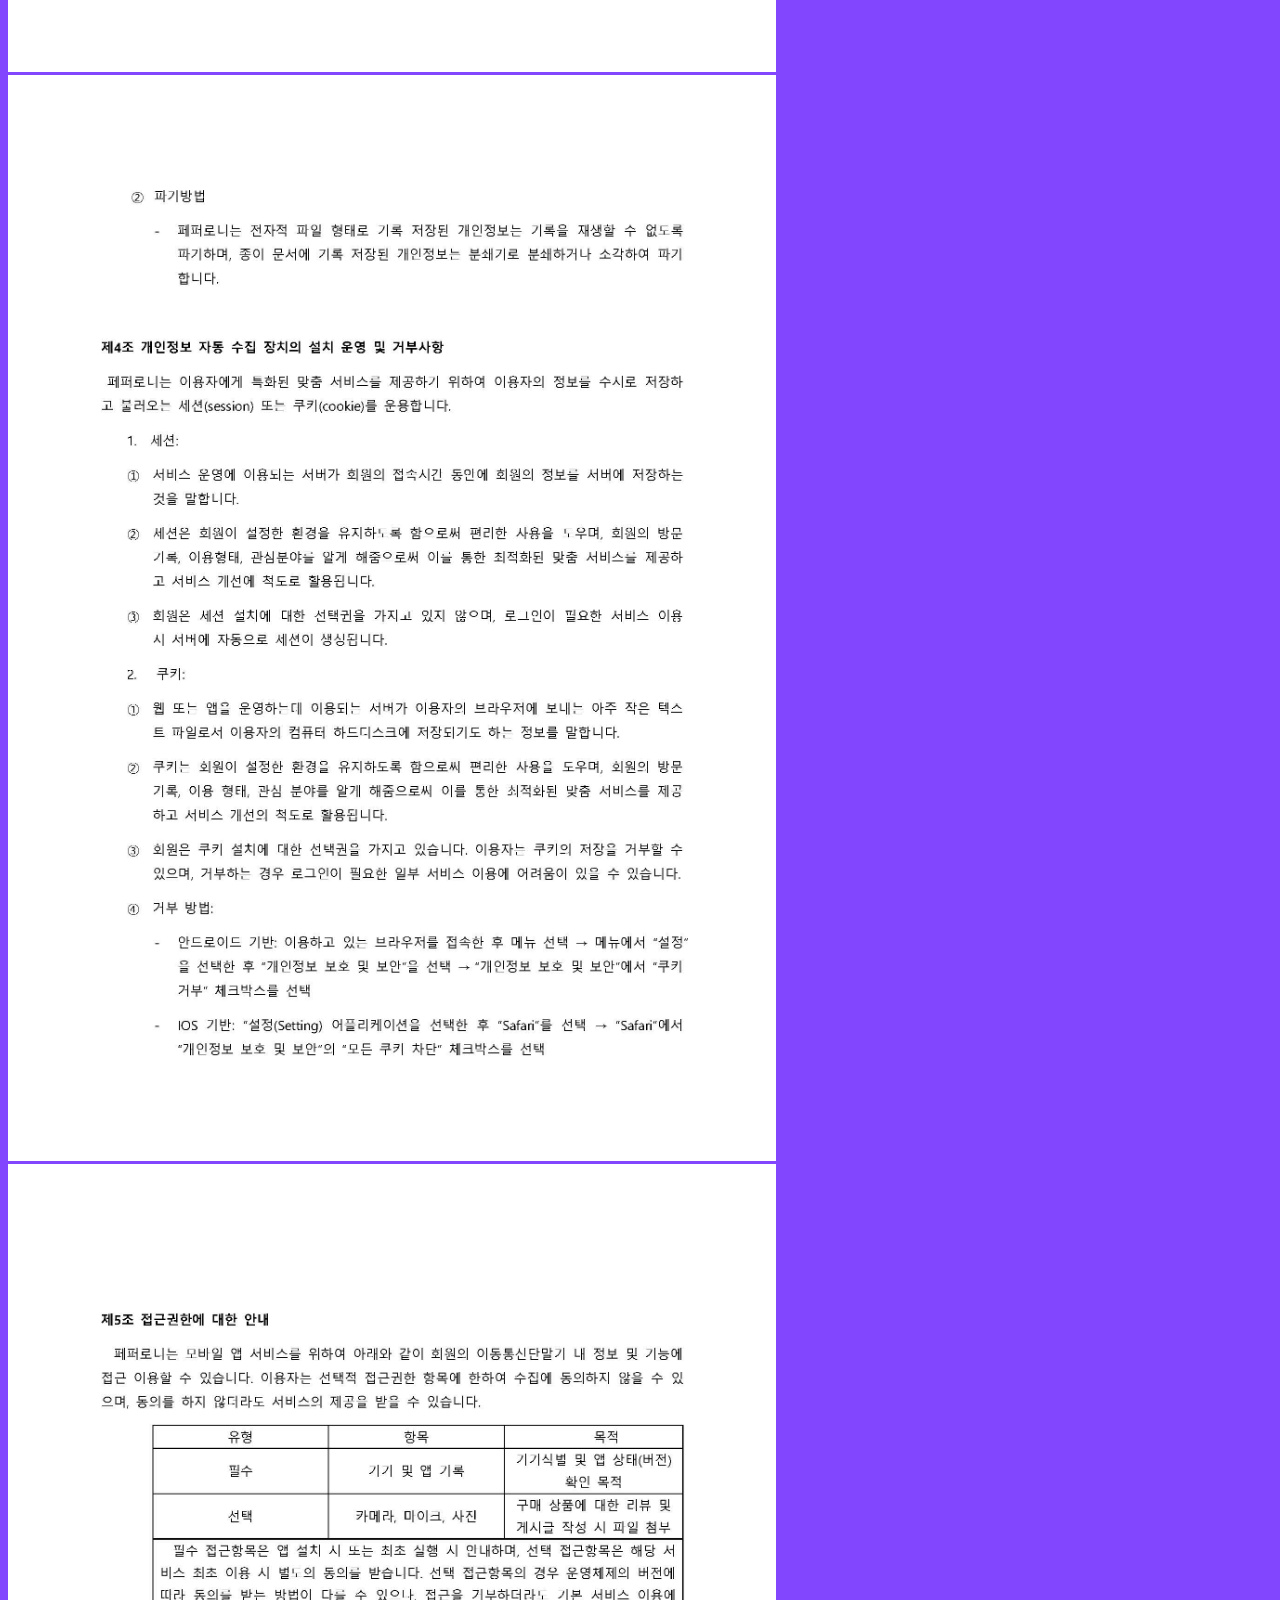
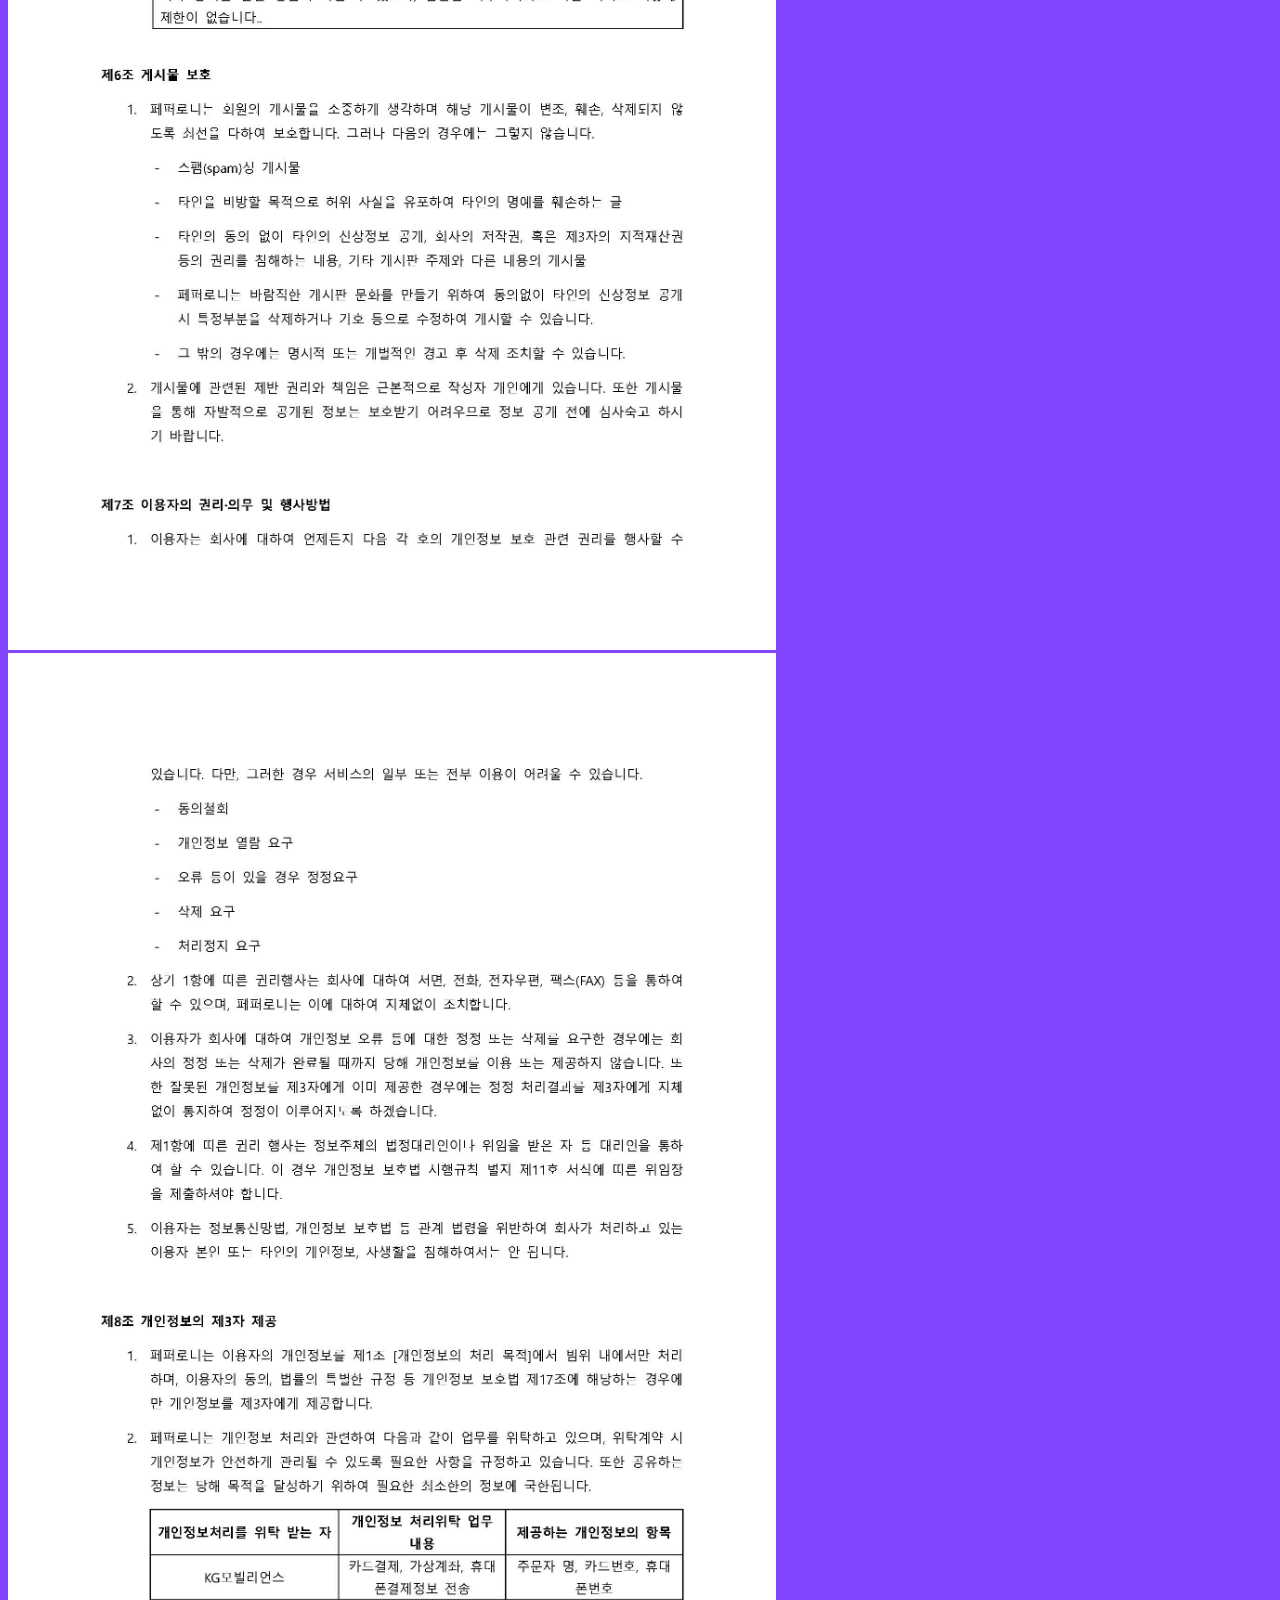
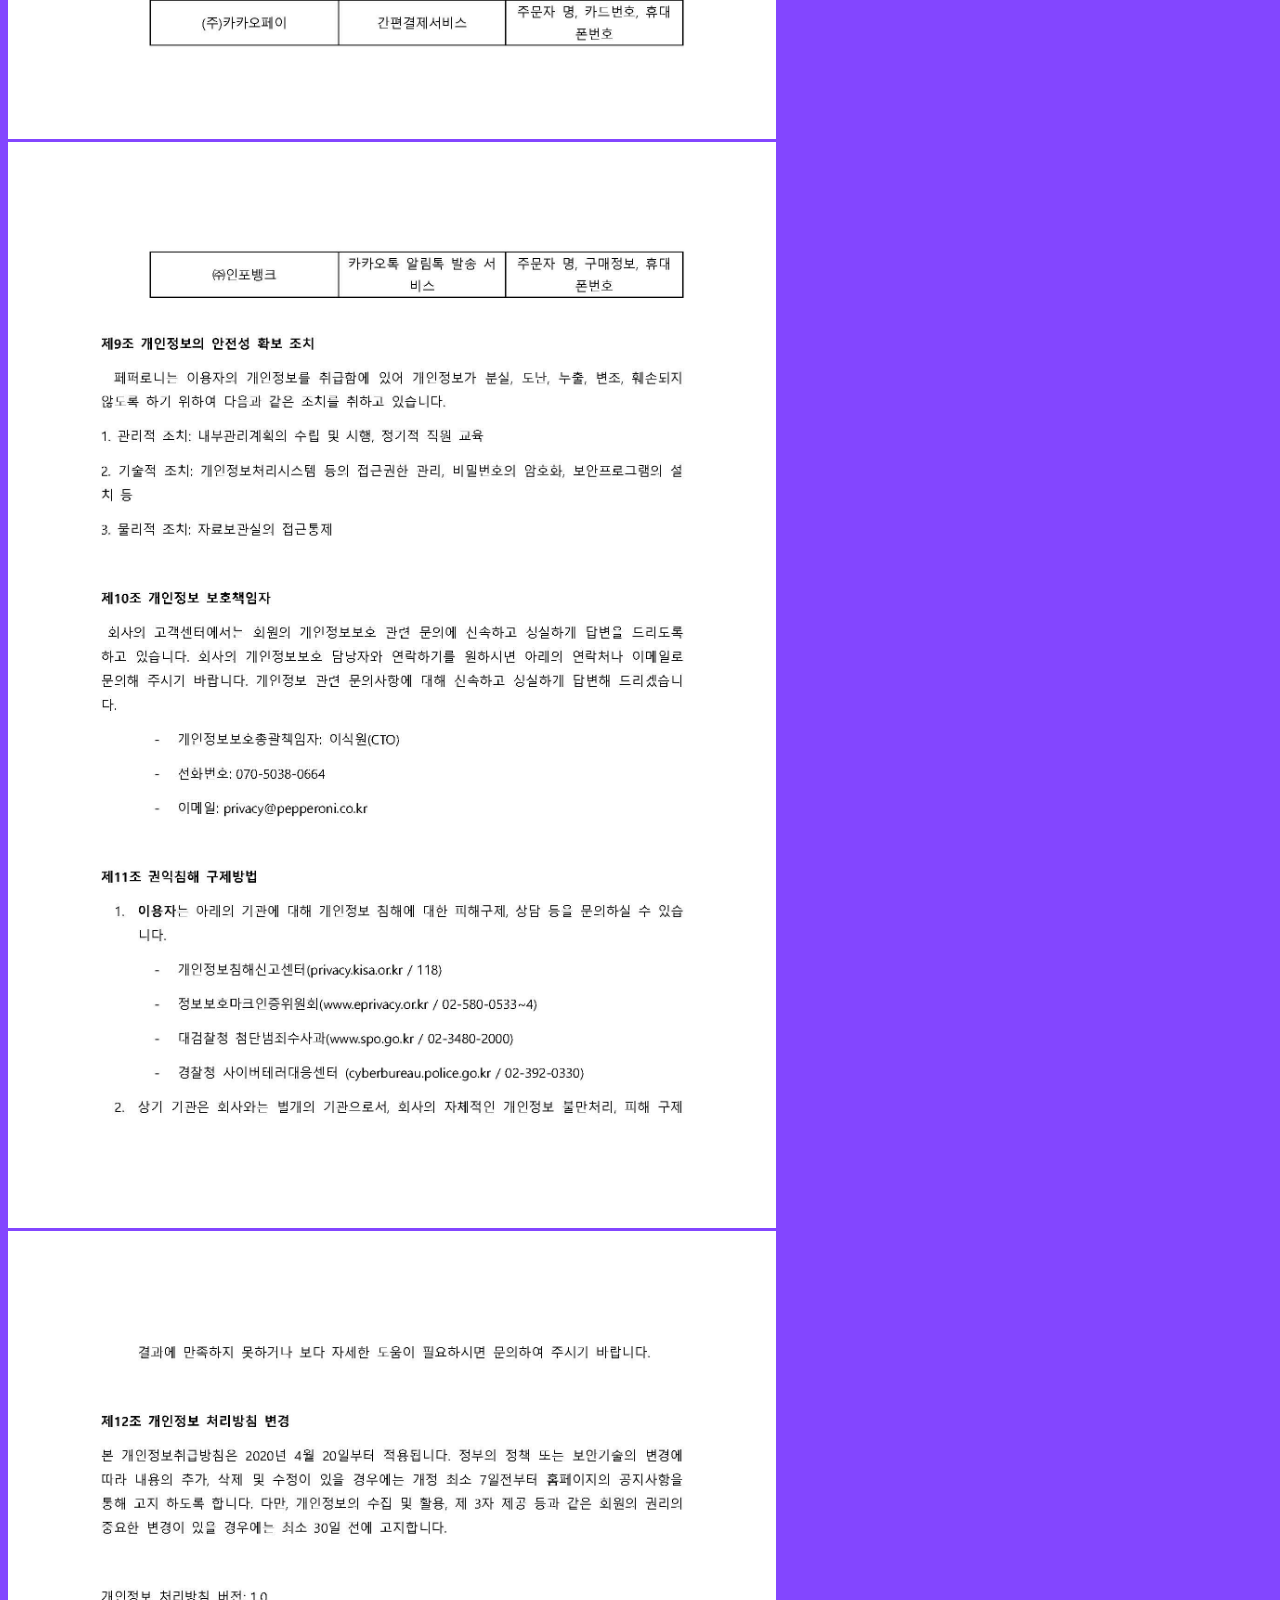
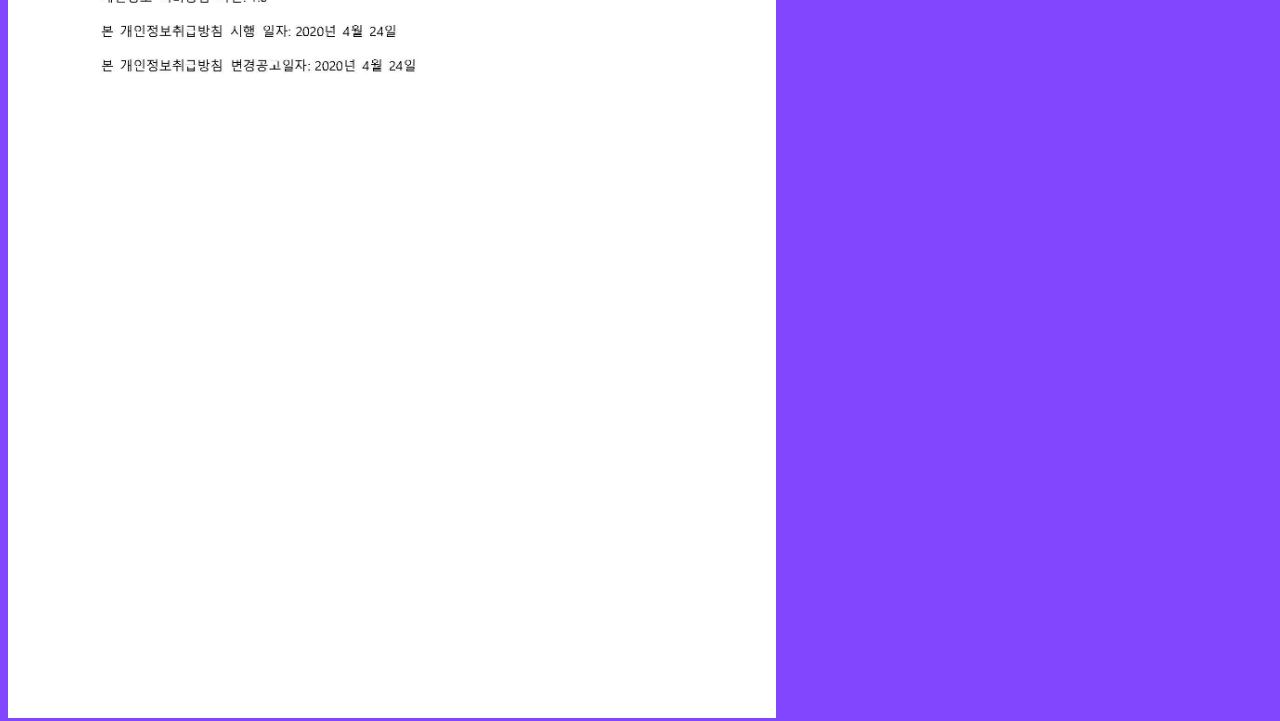
<file: privacypolicy2.html>
<!doctype html>
<html lang="en">
  <head>
      <meta charset="UTF-8">
      <title>페퍼로니 개인정보처리방침</title>
      <link type="text/css" rel="stylesheet" href="style.css">
  </head>

<body>

  <img src="img/pp1.jpg" alt="pp1" width="60%">
  <img src="img/pp2.jpg" alt="pp1" width="60%">
  <img src="img/pp3.jpg" alt="pp1" width="60%">
  <img src="img/pp4.jpg" alt="pp1" width="60%">
  <img src="img/pp5.jpg" alt="pp1" width="60%">
  <img src="img/pp6.jpg" alt="pp1" width="60%">
  <img src="img/pp7.jpg" alt="pp1" width="60%">
  <img src="img/pp8.jpg" alt="pp1" width="60%">


</body>

</html>
</file>
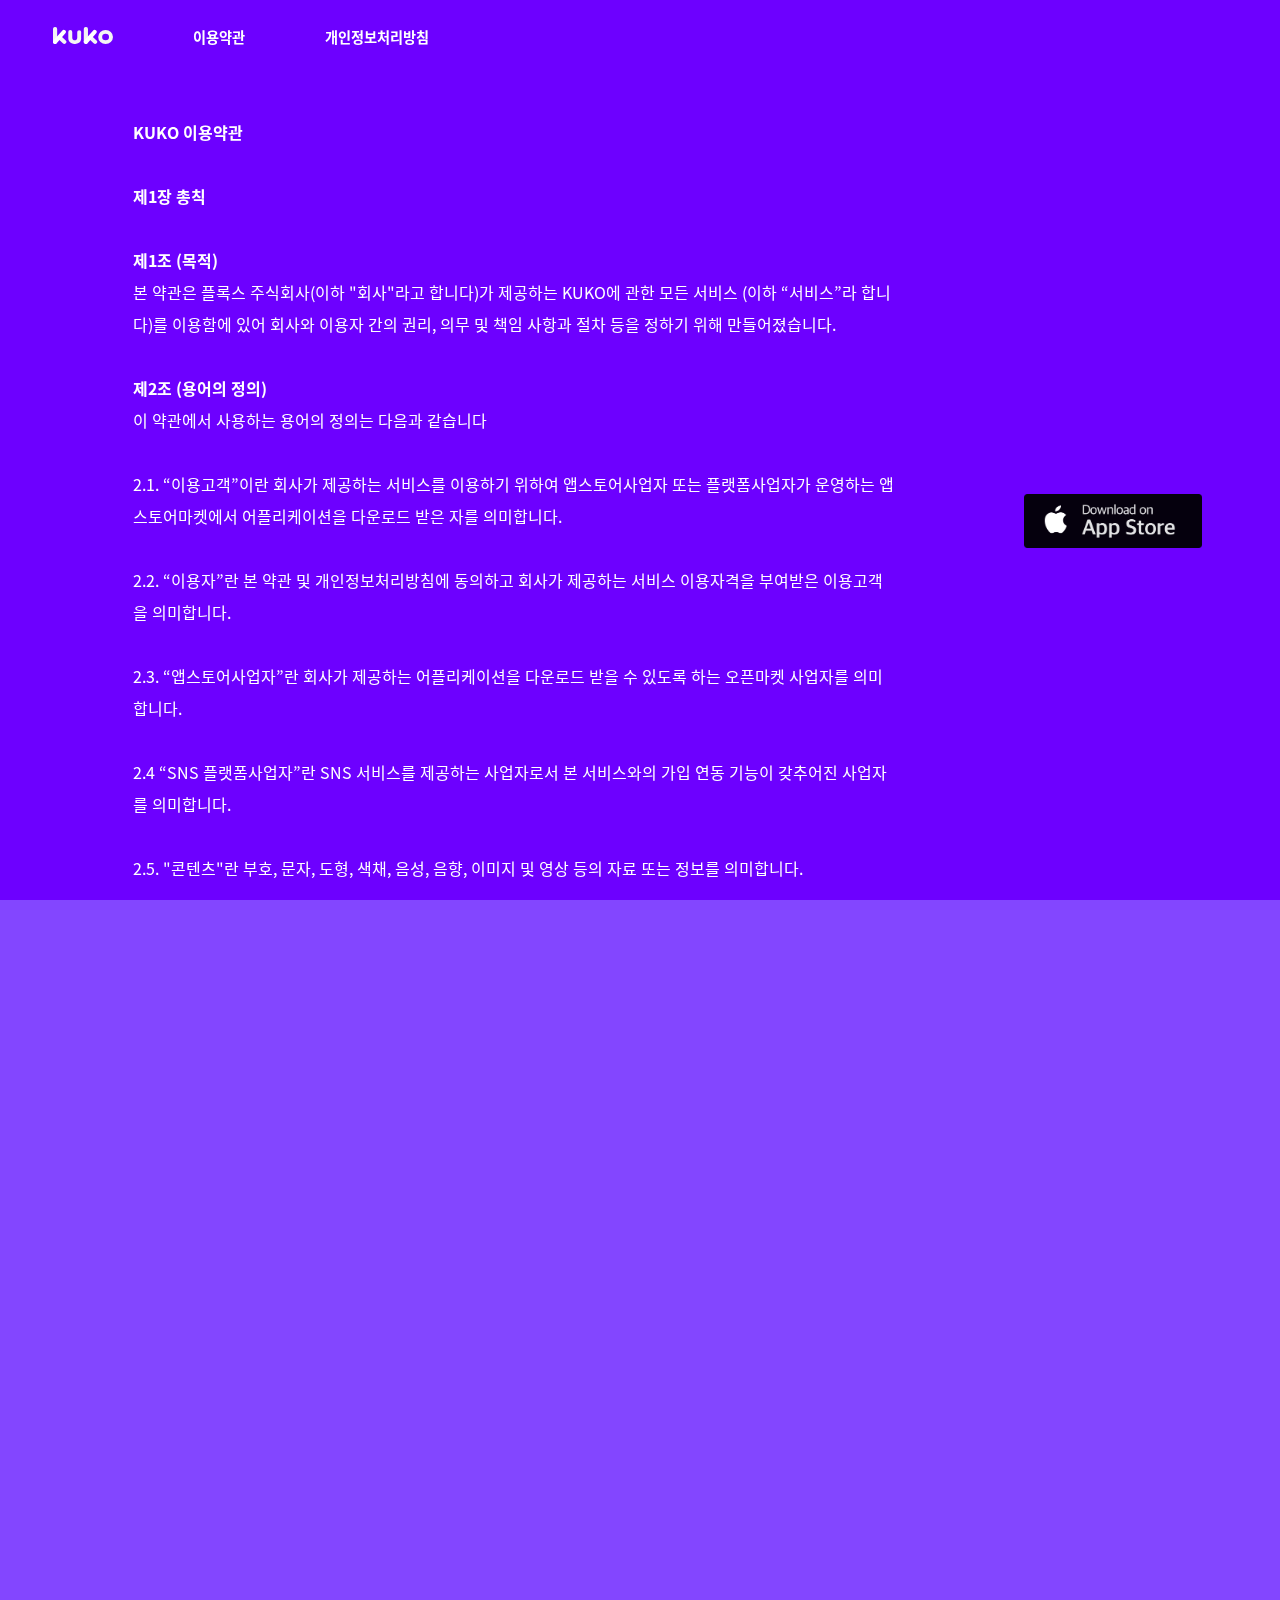
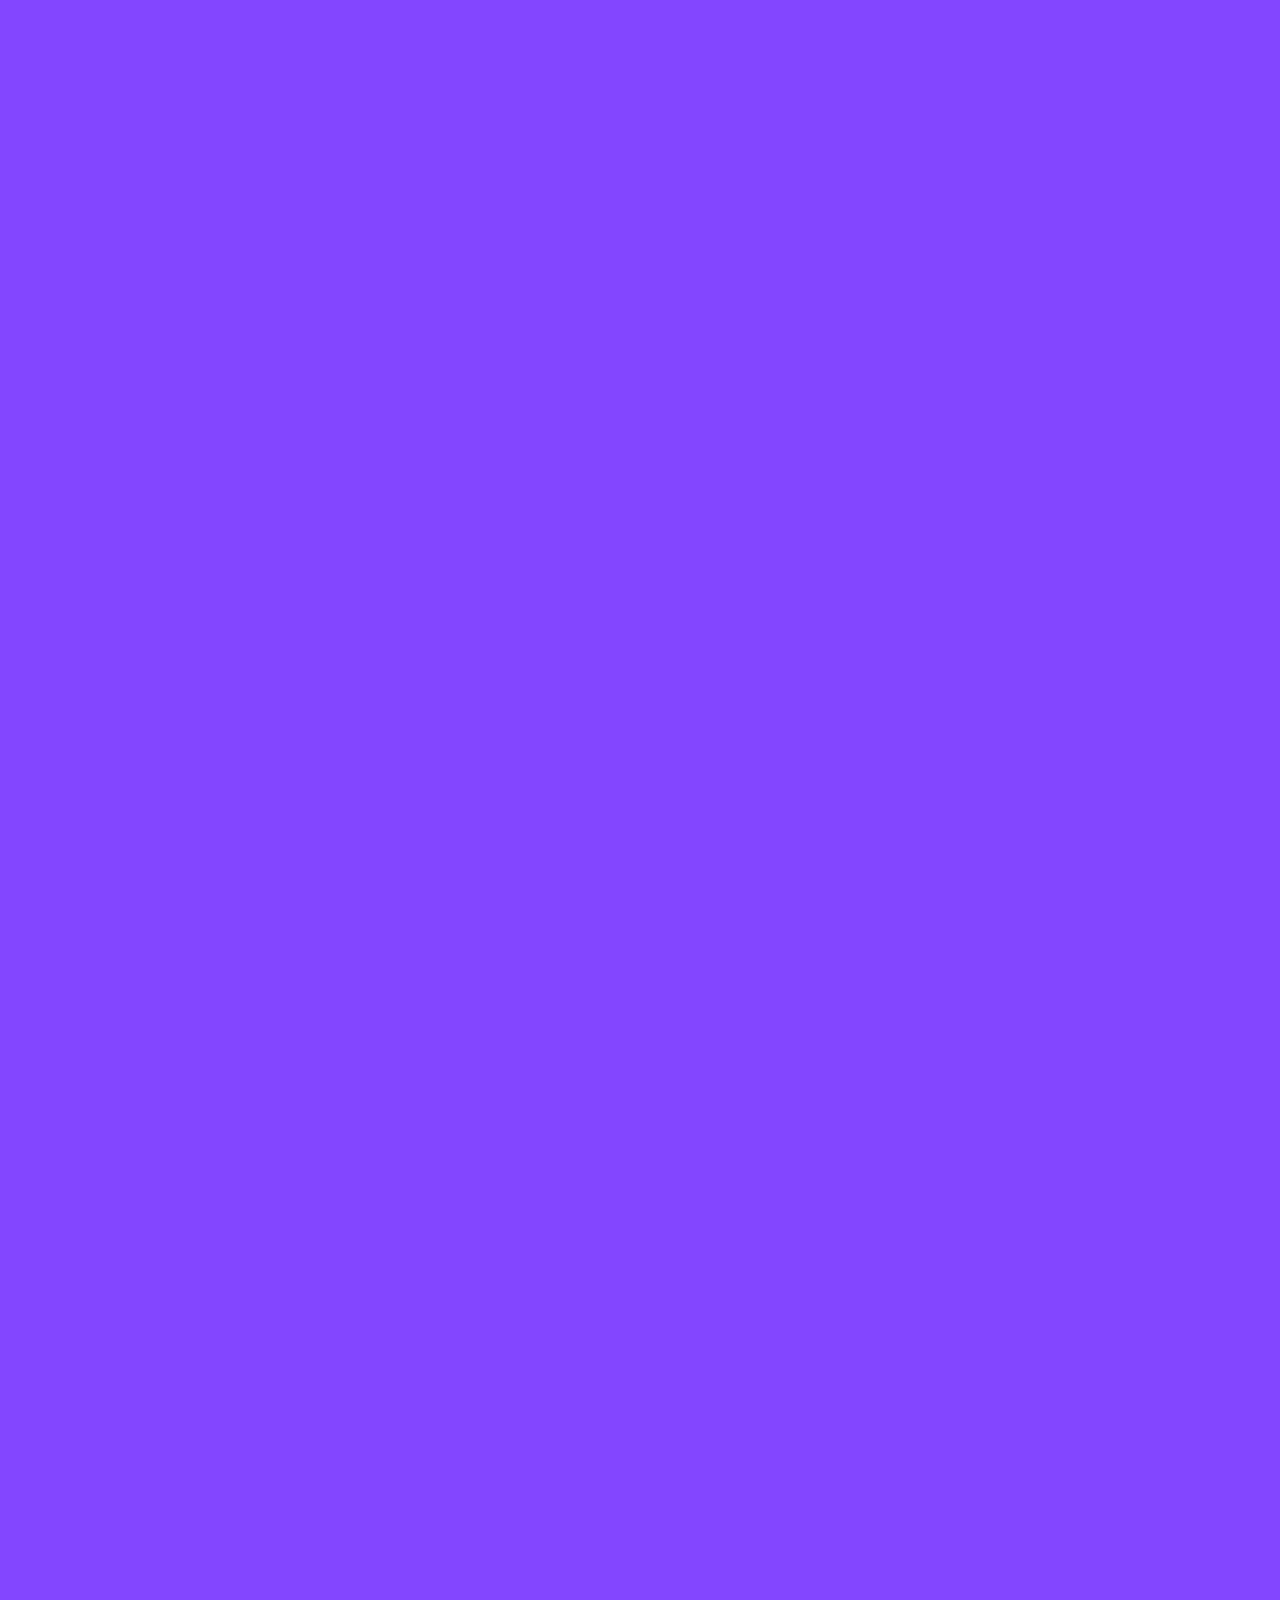
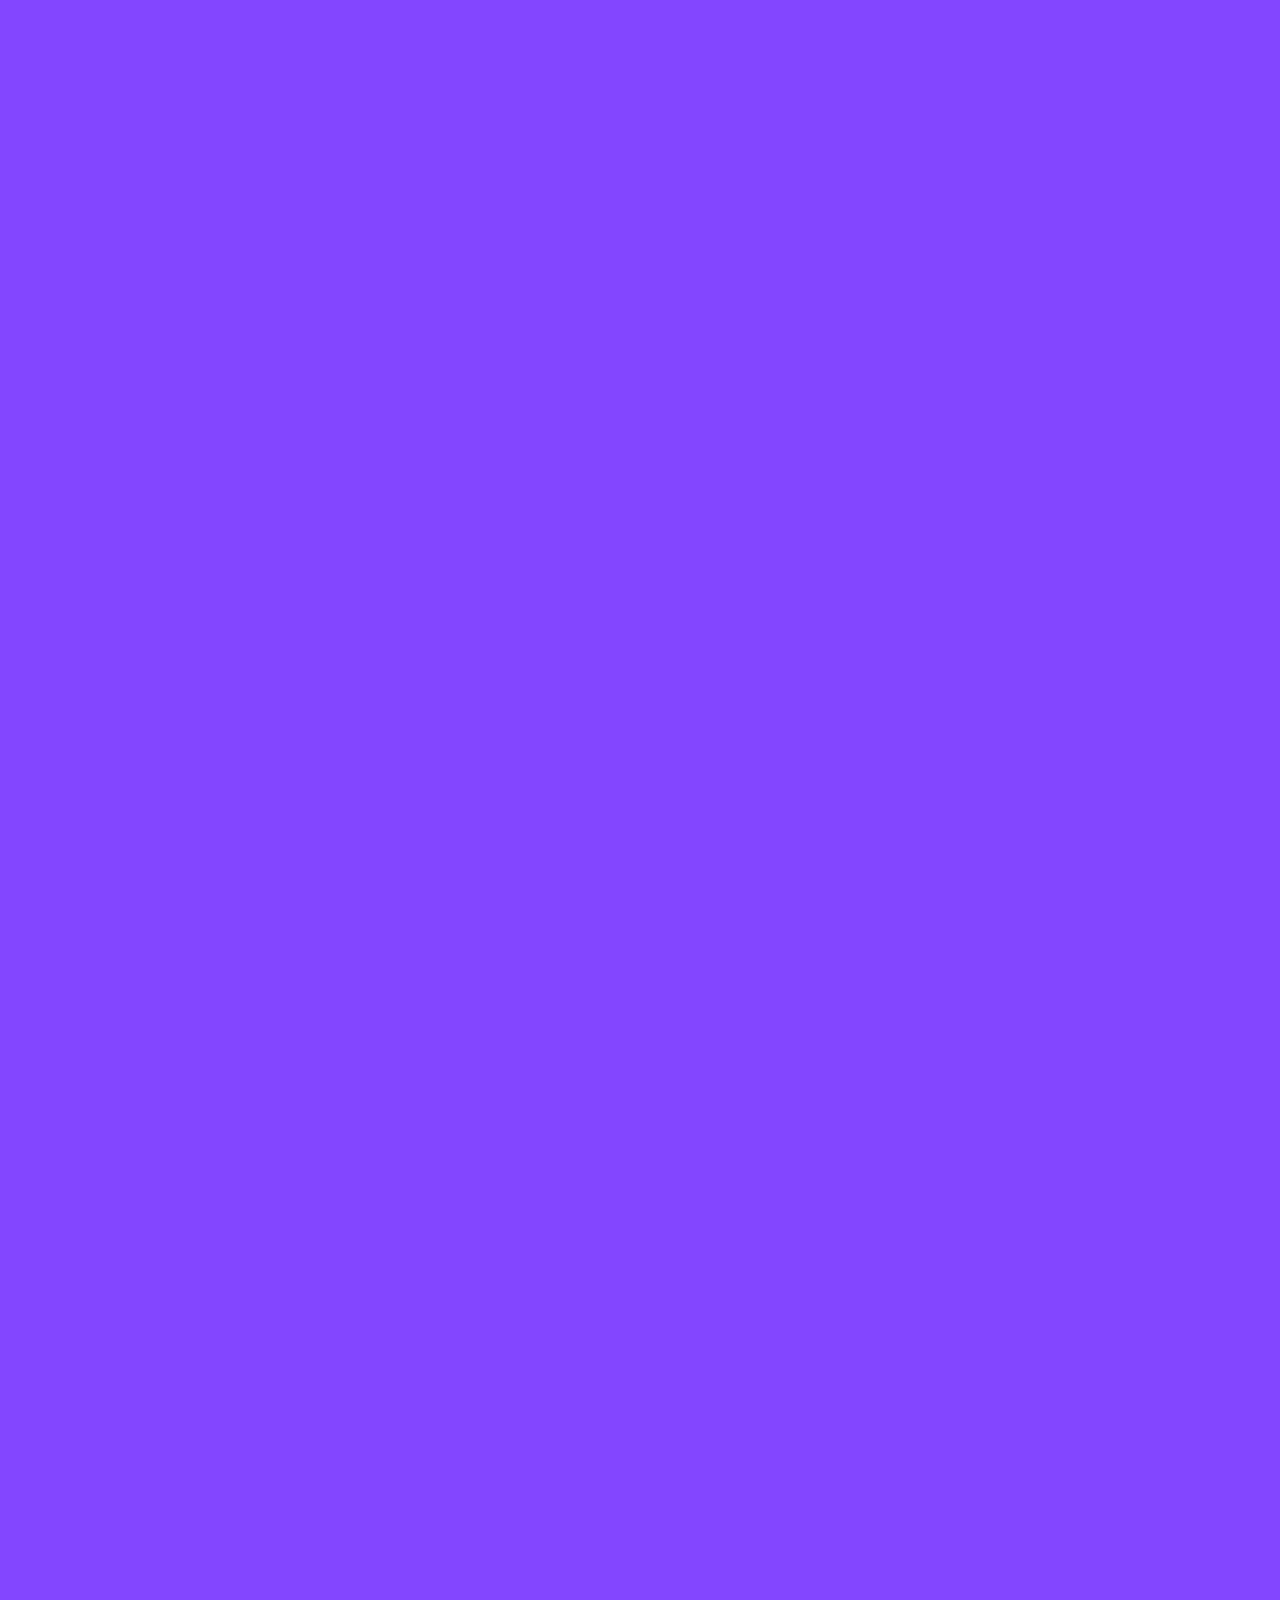
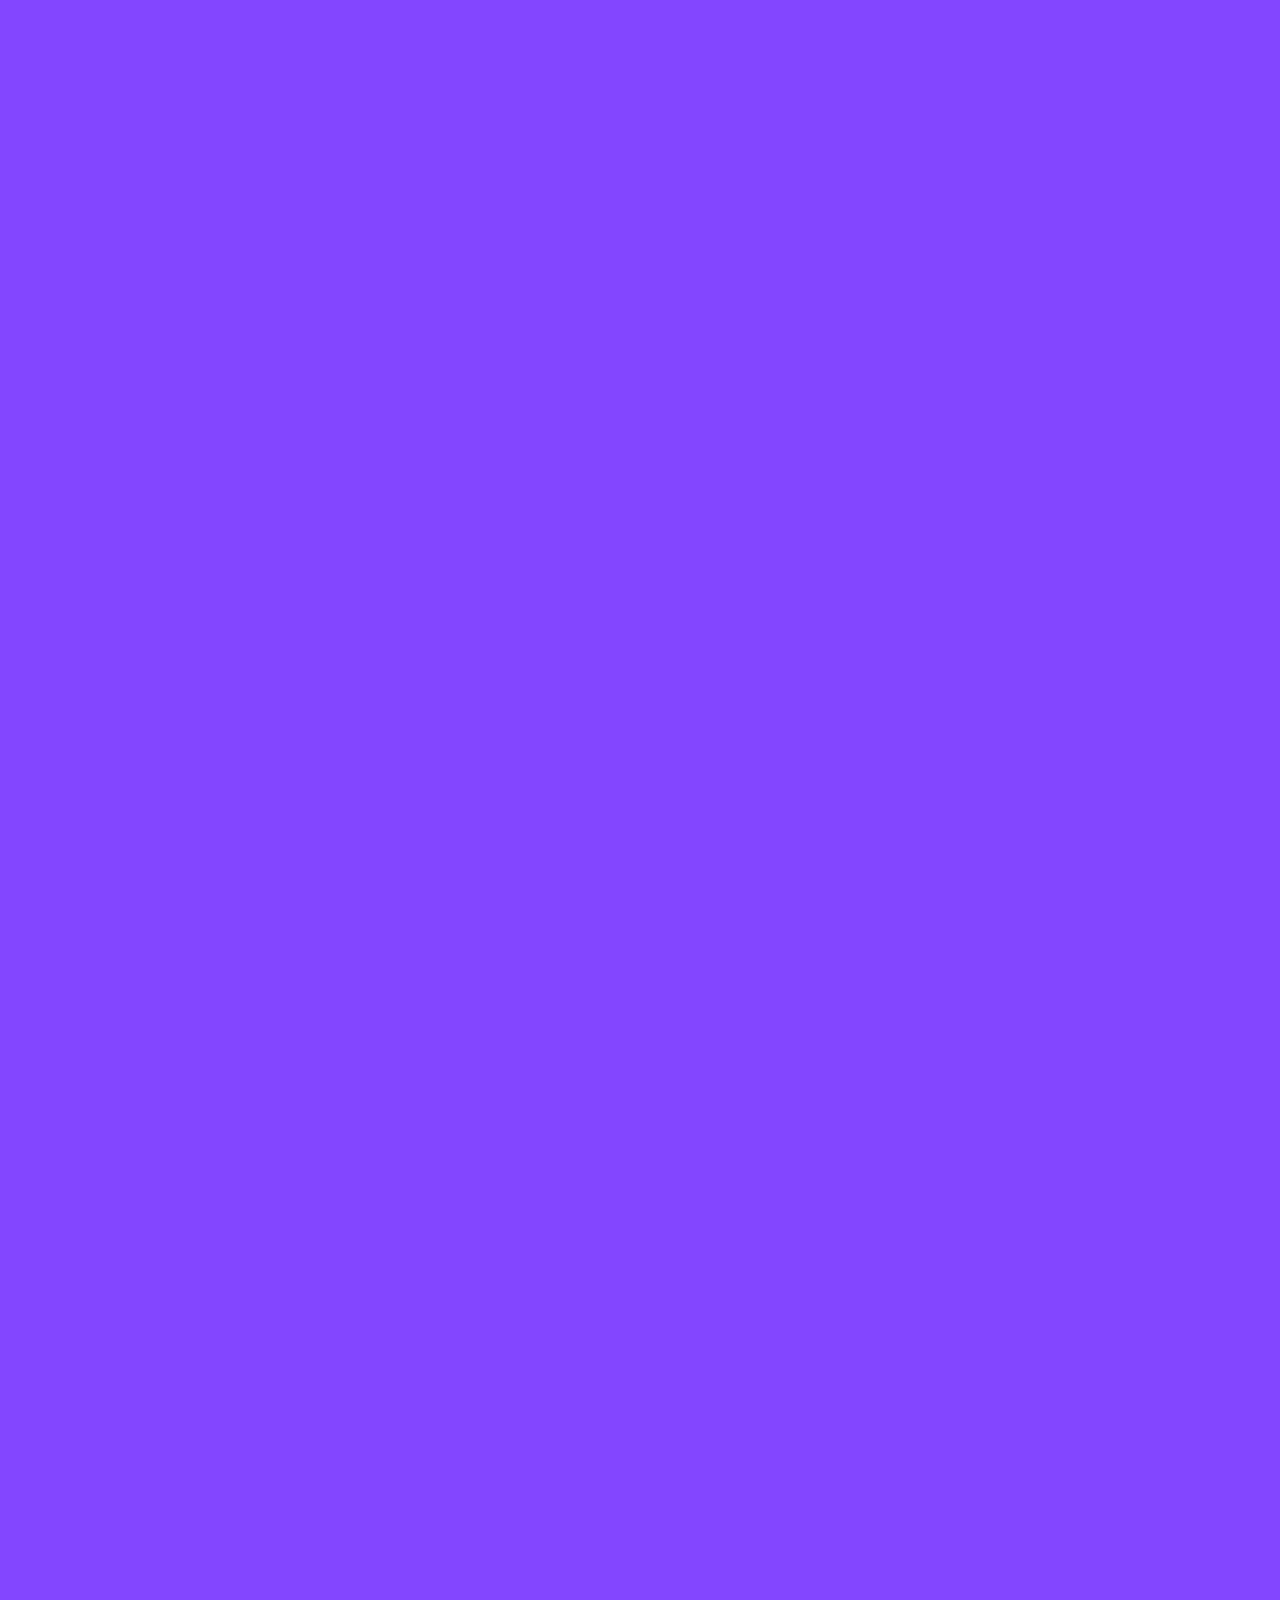
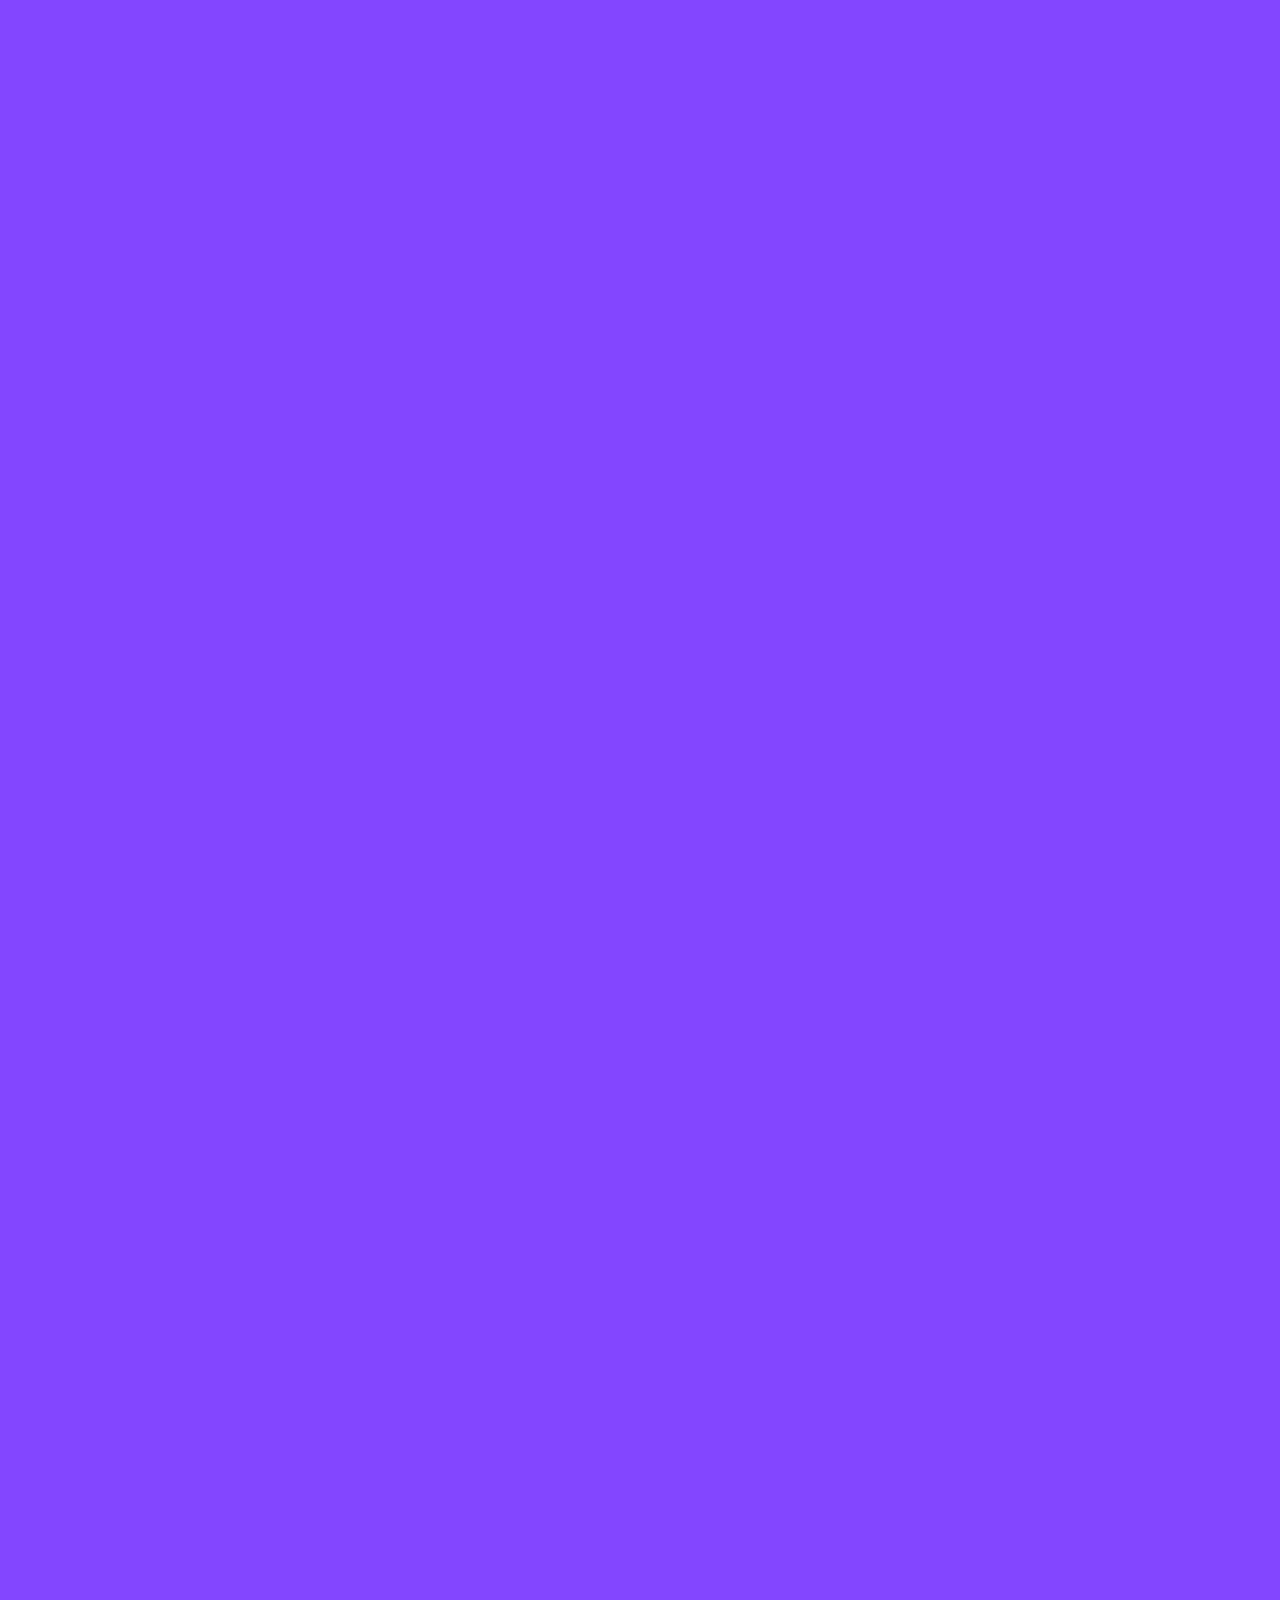
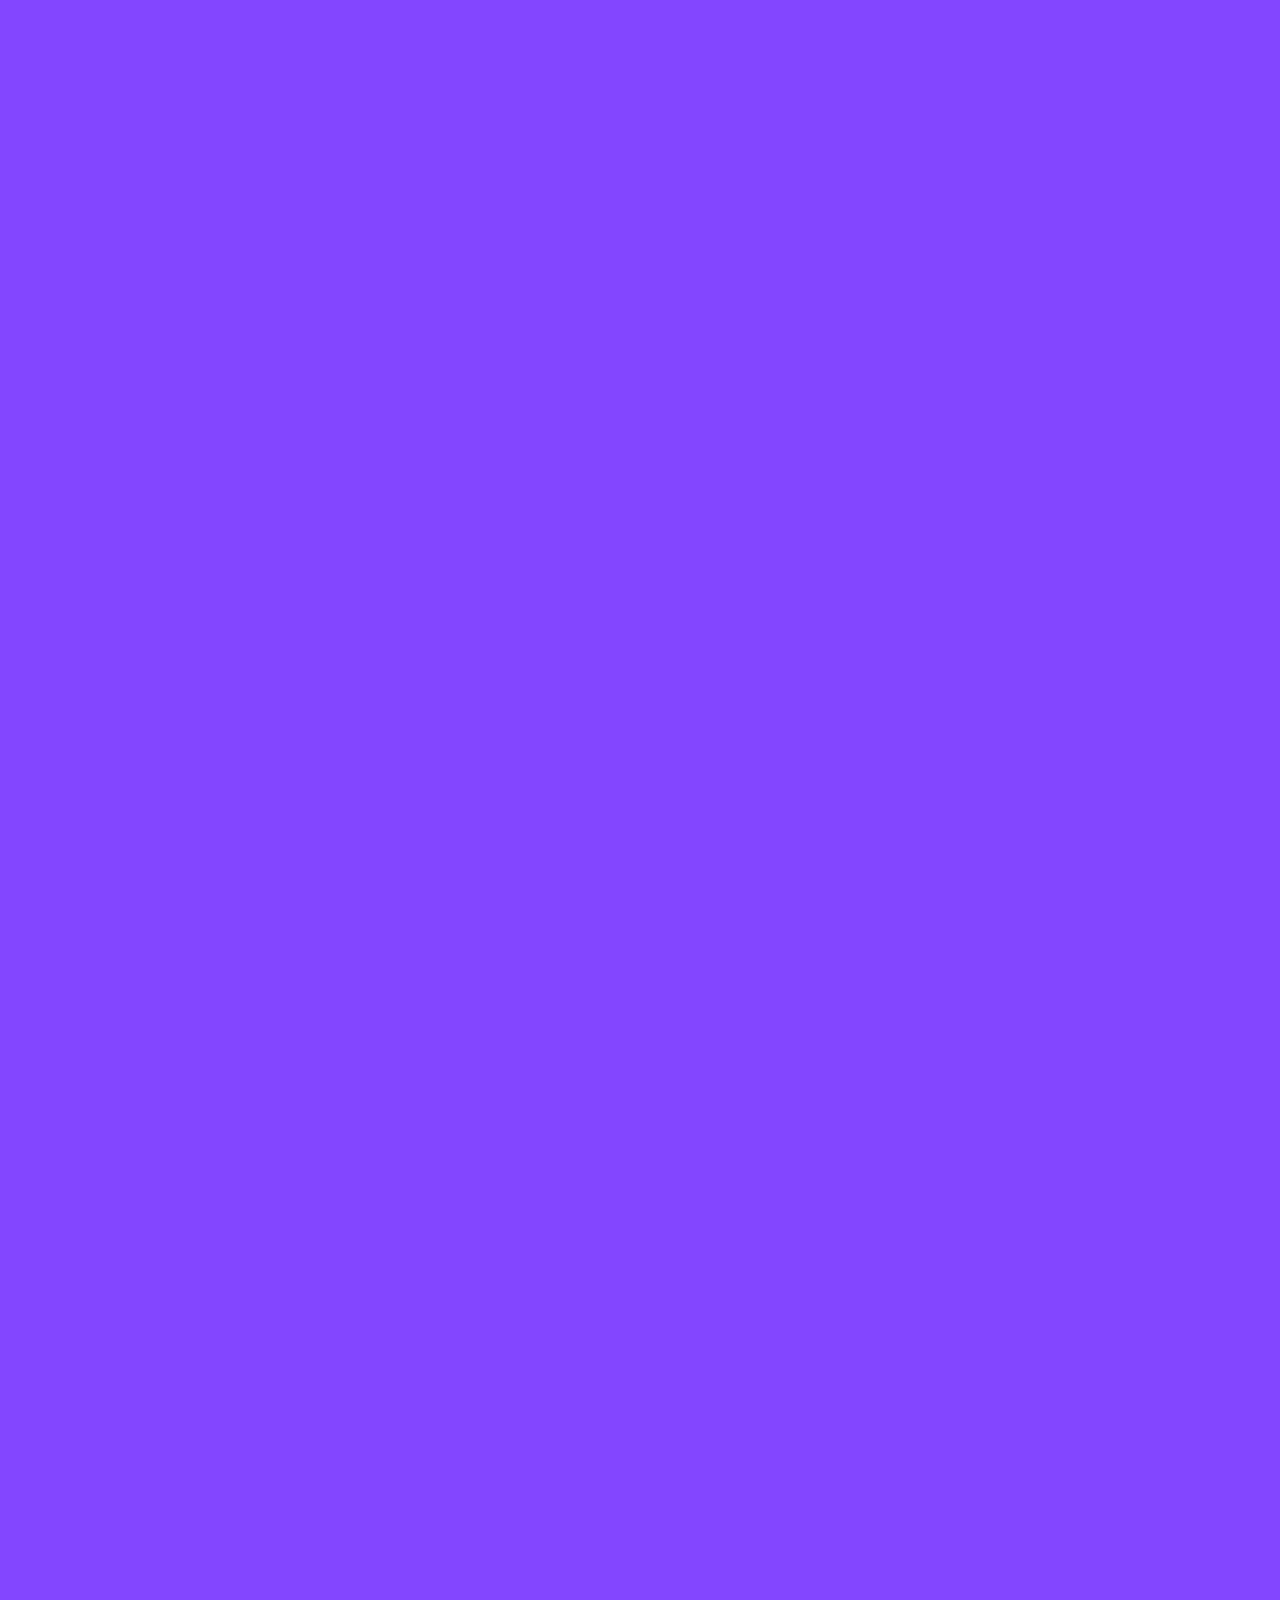
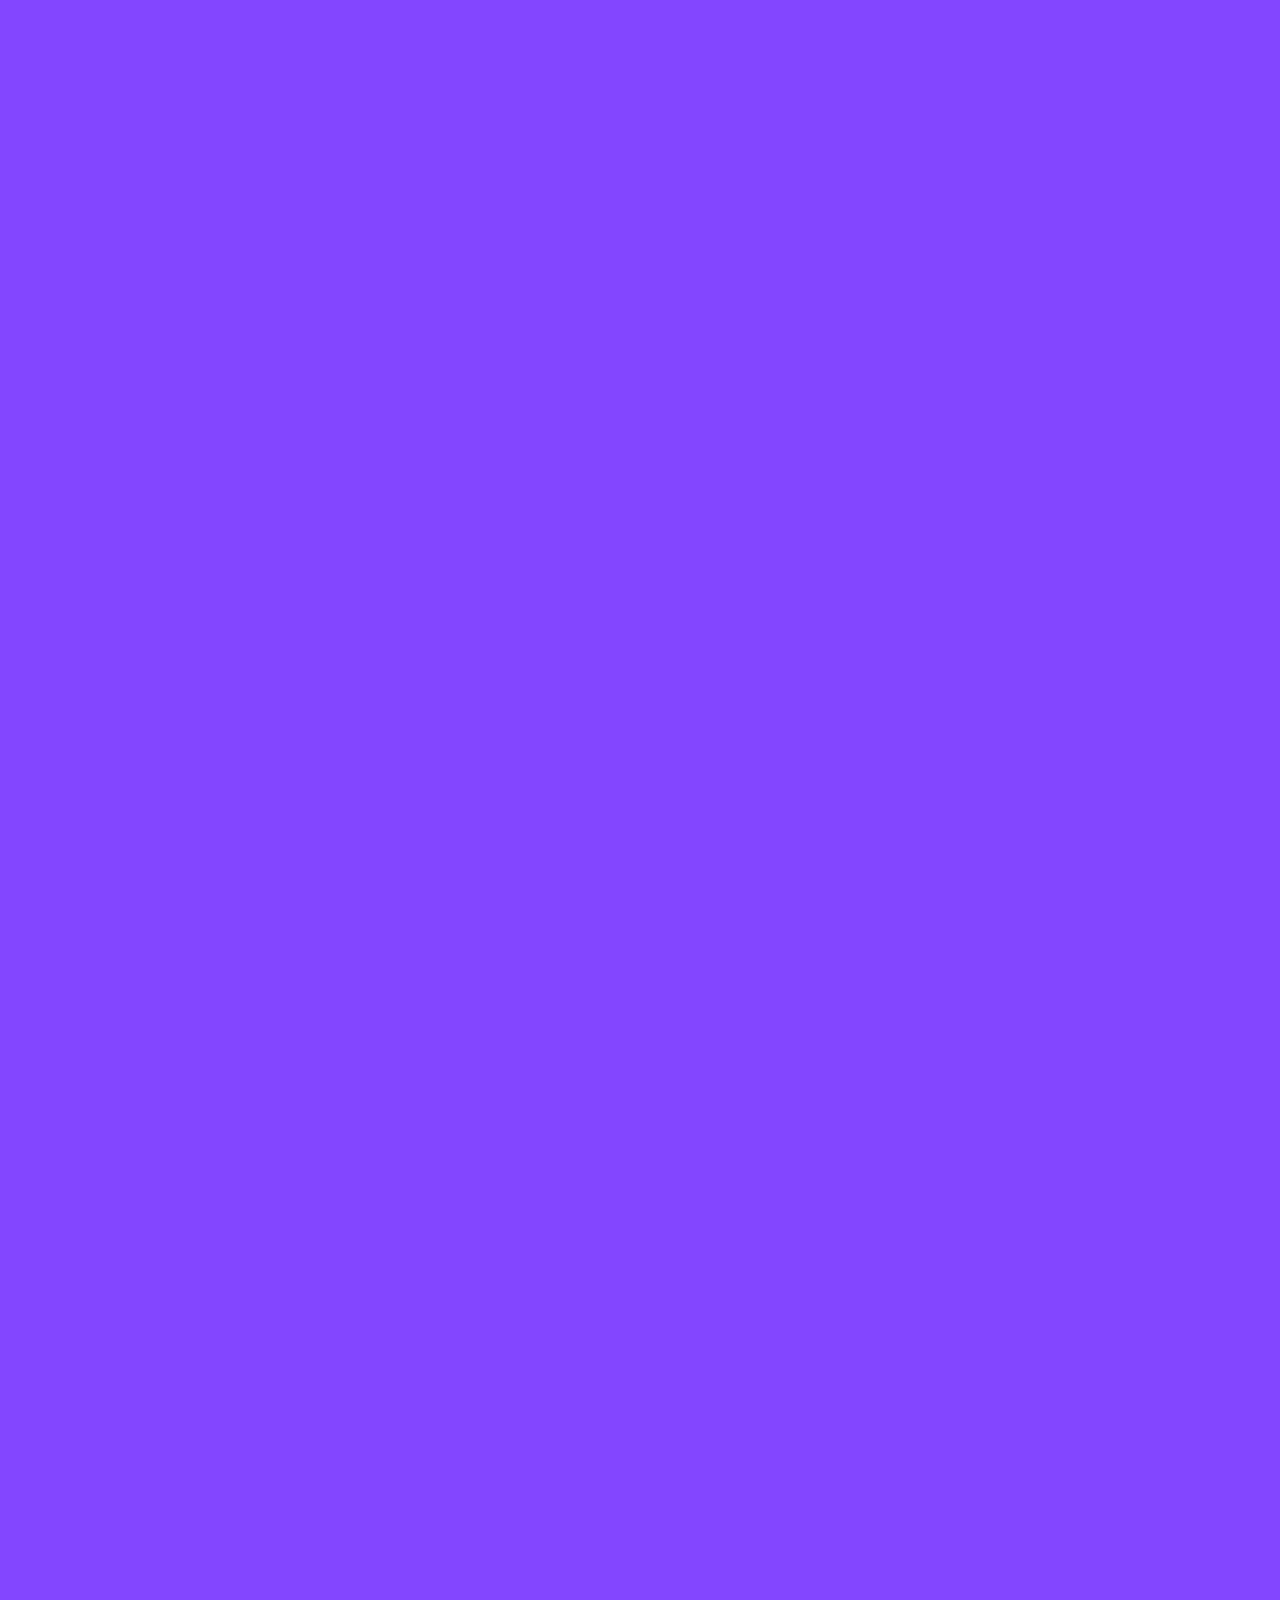
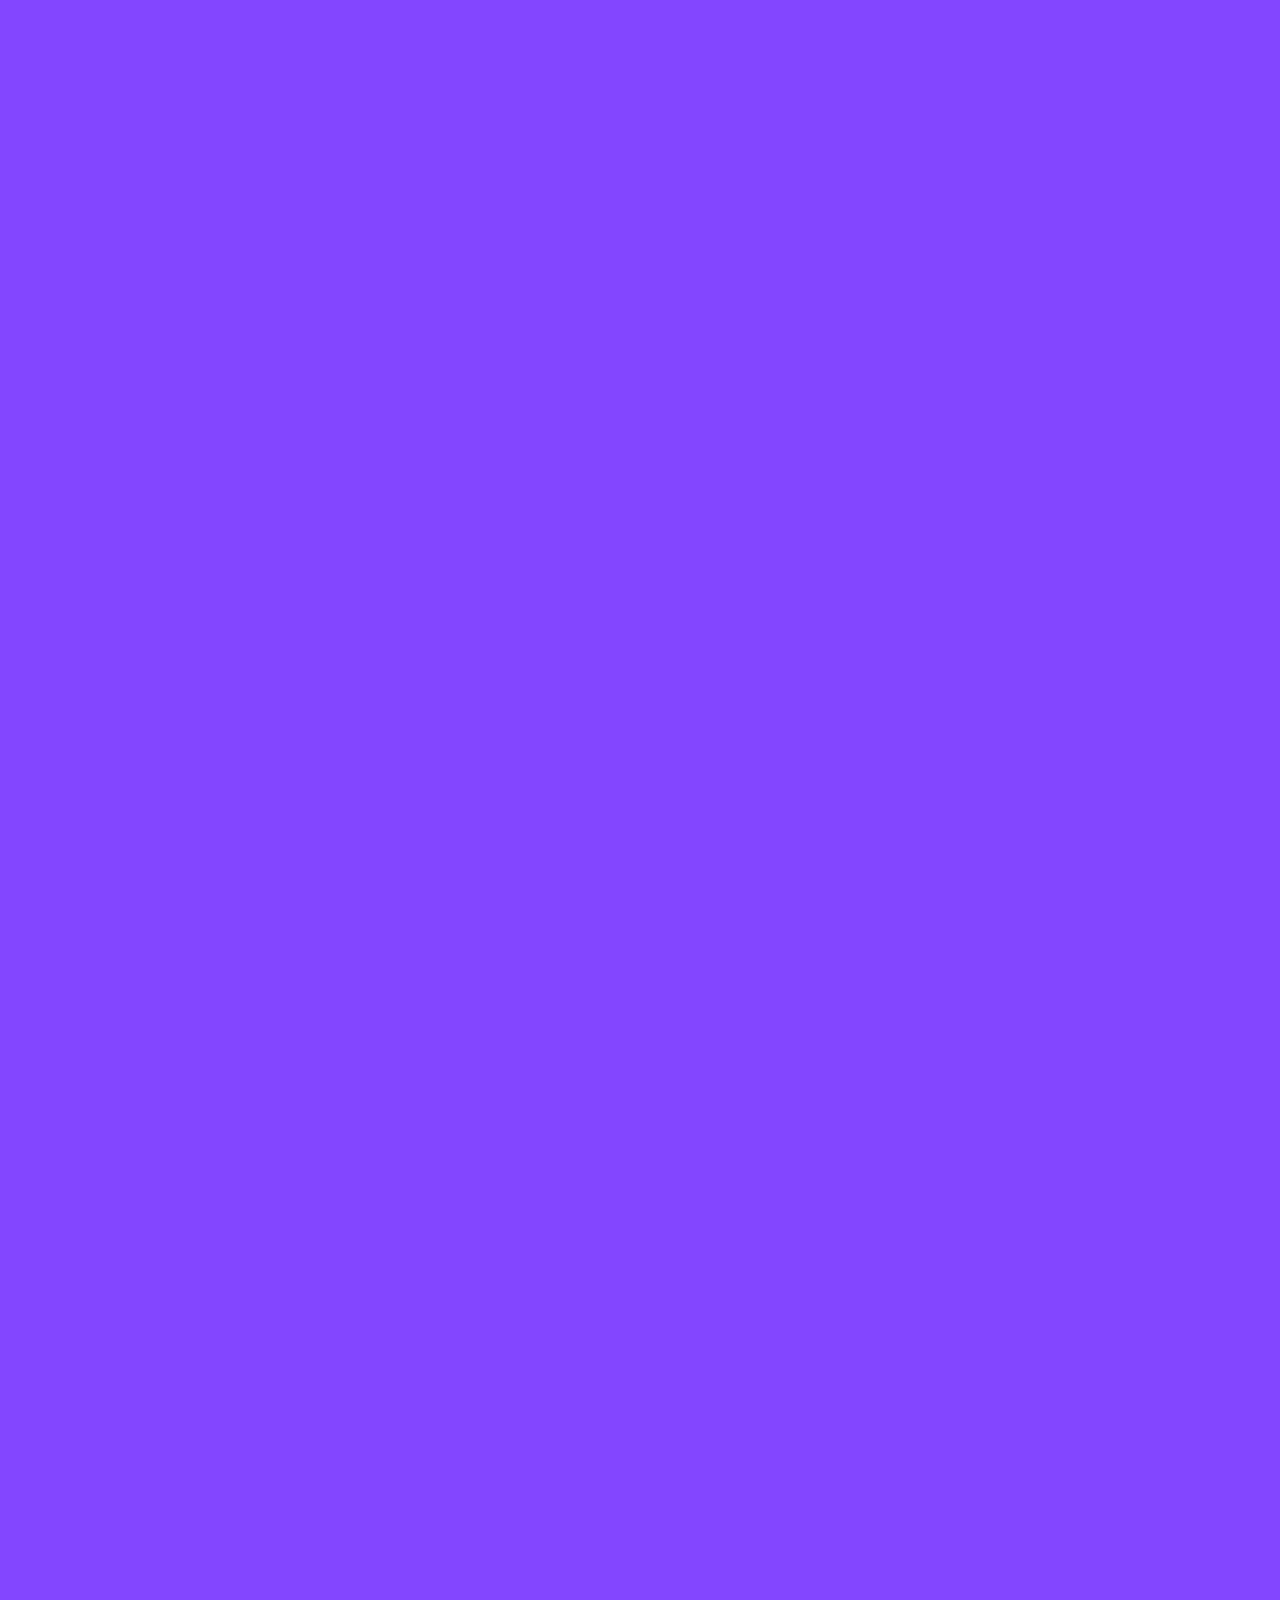
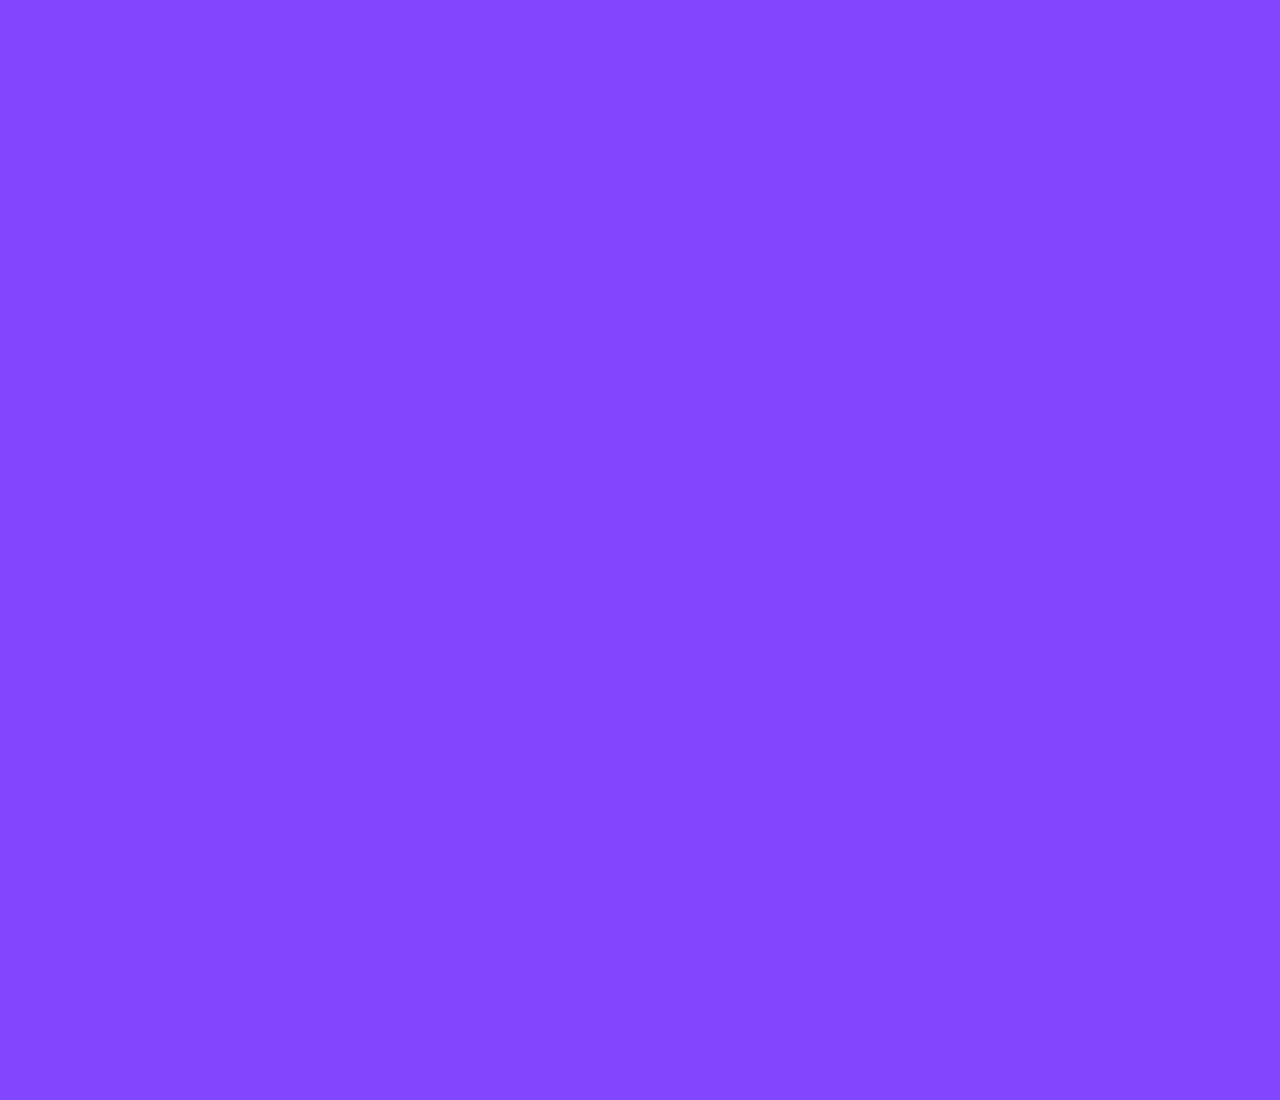
<file: terms.html>
<!doctype html>
<html lang="en">
  <head>
      <meta charset="UTF-8">
      <title>쿠코 이용약관</title>
      <meta name="description" content="쿠코 앱 서비스의 이용약관입니다.">
      <meta name="keywords" content="쿠코,kuko,코디,패션,데일리룩,룩북,스타일,패피,발매정보">
      <meta name="author" content="Phlox">
      <meta name="viewport" content="width=device-width, initial-scale=1.0">
      <link type="text/css" rel="stylesheet" href="reset.css">
      <link rel="shortcut icon" href="img/kukofavicon.ico" />
      <link type="text/css" rel="stylesheet" href="style.css">
      <link href="https://fonts.googleapis.com/css?family=Jua|Noto+Sans+KR:700|Noto+Sans+KR:400&effect=shadow-multiple|anaglyph" rel="stylesheet">
  </head>

  <body>
    <div id="privacypolicy" class="wrap">
        <div class="gnb-bar">
          <div class="gnb-bar-left">
            <a href="index.html"><button class="gnb">
                <img class="logo" src="bg/logo.svg">
            </button></a>
            <a href="terms.html"><button class="gnb">이용약관</button></a>
            <a href="privacypolicy.html"><button class="gnb">개인정보처리방침</button></a>
          </div>
        </div>

        
        <div class="main-03">
          <div class="terms">

              <strong>KUKO 이용약관</strong></br></br>
  <strong>제1장 총칙</strong></br></br>
  <strong>제1조 (목적)</strong></br>
  본 약관은 플록스 주식회사(이하 "회사"라고 합니다)가 제공하는 KUKO에 관한 모든 서비스 (이하 “서비스”라 합니다)를 이용함에 있어 회사와 이용자 간의 권리, 의무 및 책임 사항과 절차 등을 정하기 위해 만들어졌습니다.</br>
  </br><strong>제2조 (용어의 정의)</strong></br>
  이 약관에서 사용하는 용어의 정의는 다음과 같습니다</br>
  </br>
  2.1. “이용고객”이란 회사가 제공하는 서비스를 이용하기 위하여 앱스토어사업자 또는 플랫폼사업자가 운영하는 앱스토어마켓에서 어플리케이션을 다운로드 받은 자를 의미합니다.</br>
  </br>
  2.2. “이용자”란 본 약관 및 개인정보처리방침에 동의하고 회사가 제공하는 서비스 이용자격을 부여받은 이용고객을 의미합니다.</br>
  </br>
  2.3. “앱스토어사업자”란 회사가 제공하는 어플리케이션을 다운로드 받을 수 있도록 하는 오픈마켓 사업자를 의미합니다.</br>
  </br>
  2.4 “SNS 플랫폼사업자”란 SNS 서비스를 제공하는 사업자로서 본 서비스와의 가입 연동 기능이 갖추어진 사업자를 의미합니다.</br>
  </br>
  2.5. "콘텐츠"란 부호, 문자, 도형, 색채, 음성, 음향, 이미지 및 영상 등의 자료 또는 정보를 의미합니다.</br>
  </br>
  2.6. “게시물"이란 이용자가 본 서비스에 투고, 송신, 업로드한 콘텐츠를 의미합니다.</br>
  </br>
  2.7. “게시자"란 서비스에 게시물을 투고, 송신, 업로드한 자를 의미합니다.</br>
  </br>
  2.8. “ID"란 이용자 식별과 서비스 이용을 위해 회사에서 해당 이용고객에게 발급하는 문자, 특수문자, 숫자 등의 조합을 의미합니다.</br>
  </br>
  </br>
  <strong>제3조 (회사 정보 등의 제공)</strong></br>
  회사는 다음 각호의 사항을 서비스 초기화면이나 회사의 웹사이트에 게시하여 이용고객이 이를 쉽게 알 수 있도록 합니다. 다만, 본 약관 및 개인정보처리방침은 이용고객이 연결화면을 통하여 볼 수 있도록 할 수 있습니다.</br>
  </br>
  3.1. 상호 및 대표자의 성명</br>
  </br>
  3.2. 영업소 소재지 주소 (이용고객의 불편, 불만, 건의사항을 처리할 수 있는 곳의 주소를 포함한다) 및 전자우편주소</br>
  </br>
  3.3. 전화번호, 팩스 번호</br>
  </br>
  3.4. 사업자등록번호</br>
  </br>
  3.5. 개인정보처리방침</br>
  </br>
  3.6. 서비스이용약관</br>
  </br>
  <strong>제4조 (약관의 효력 및 개정)</strong></br>
  4.1. 회사는 본 약관 및 개인정보처리방침을 이용자가 확인할 수 있도록 회사의 웹사이트에 게시하거나 서비스 이용을 위한 어플리케이션 내의 연결화면 등을 통해 이용자에게 공지함으로써 효력이 발생합니다.</br>
  </br>
  4.2. 회사는 관련 법령의 변경이나 이용자의 권리 및 의무사항을 개선하기 위해 「전자상거래 등에서의 소비자보호에 관한 법률」, 「약관의 규제에 관한 법률」, 「정보통신망이용촉진 및 정보보호 등에 관한 법률」, 「콘텐츠산업진흥법」 등 관련 법령을 위배하지 않는 범위에서 본 약관을 개정할 수 있습니다.</br>
  </br>
  4.3. 회사가 약관을 개정하는 경우, 적용일자, 개정내용, 개정사유를 명시하여 그 적용일 7일 이전부터 회사 웹사이트나 서비스를 통해 이용자에게 공지합니다. 다만, 이용자의 권리와 의무에 중대한 영향을 미치는 개정내용에 대하여는 그 적용일 30일 이전부터 공지합니다.</br>
  </br>
  4.4. 이용자는 개정된 약관에 동의하지 않을 수 있으며, 개정된 약관에 동의하지 않는 경우에는 이용을 중단하고 서비스를 탈퇴할 수 있습니다. 다만, 제 3항의 방법으로 약관의 개정을 공지하며 이용자가 별도의 의사표시를 하지 않으면 승낙한 것으로 본다고 명확히 공지하였음에도 불구하고, 개정된 약관의 적용일 전일까지 회사에 대해 명시적으로 의사표시를 하지 아니하는 경우 또는 이용자가 개정된 약관의 적용일 이후에도 서비스를 계속 이용하는 경우에는 개정된 약관에 동의한 것으로 봅니다.</br>
  </br>
  </br>
  <strong>제5조 (약관 외 준칙)</strong></br>
  5.1. 회사는 유료 서비스 및 개별 서비스에 대해 별도의 이용약관 또는 정책(이하 "별도 약관 등")을 둘 수 있으며, 그 내용이 본 약관과 충돌하는 경우 "별도 약관 등"이 우선하여 적용됩니다.</br>
  </br>
  5.2. 본 약관에서 정하지 않은 사항이나 해석에 대하여는 별도 약관 등 및 관련 법령 또는 상관례에 따릅니다.</br>
  </br>
  </br>
  <strong>제2장 서비스 이용계약</strong></br>
  <strong>제6조 (이용계약의 체결)</strong></br>
  </br>
  6.1. 서비스의 이용계약은 이용고객이 본 약관 및 개인정보처리방침에 동의하고 이용신청을 하면 회사가 이를 수락함으로써 체결됩니다. 필요한 경우, 회사는 본인 확인 기관을 통한 실명확인 및 본인인증을 요청할 수 있습니다.</br>
  </br>
  6.2. 이용자는 서비스 이용신청 또는 이용 시 진실한 정보를 기재하여야 하며, 허위의 정보를 기재하거나 타인의 정보를 도용하는 경우, 본 약관에 의한 이용자의 권리를 주장할 수 없고 서비스 이용에 제한이 있을 수 있으며, 나아가 그로 인한 불이익 및 법적 책임은 해당 이용자에게 있습니다. 이는 이용자가 SNS 플랫폼 사업자에 정보를 제공하고, SNS 플랫폼 사업자를 통해 서비스에 가입하는 경우에도 동일하게 간주됩니다.</br>
  </br>
  6.3. 회사는 서비스 관련 설비의 여유 및 기타 기술상 또는 업무상의 이유로 이용계약의 승낙을 유보할 수 있으며, 그 결과를 가입신청자에게 알려드립니다.</br>
  </br>
  6.4. 회사는 다음 각호의 어느 하나에 해당하는 이용신청에 대해서는 승낙을 하지 않을 수 있습니다.</br>
  </br>
  6.4.1. 이용자 1인당 1개 초과의 계정을 생성하는 경우</br>
  </br>
  6.4.2. 개인정보를 허위로 제공하거나 타인의 정보를 도용한 경우</br>
  </br>
  6.4.3. 최근 3개월 내 이용제한 기록이 있거나, 서비스 운영정책에 따라 서비스 이용제한(영구제한)을 받은 이용자가 이용신청을 하는 경우</br>
  </br>
  6.4.4. 회사에서 아직 서비스를 제공할 것으로 결정하지 않은 국가에서 서비스를 이용하는 경우 중 서비스 제공을 제한할 필요가 있는 경우</br>
  </br>
  6.4.5.관계 법령에서 금지하는 위법행위를 할 목적으로 이용신청을 하는 경우</br>
  </br>
  6.4.6. 그 밖에 제3호 내지 제5호에 준하는 사유로서 승낙이 부적절하다고 판단되는 경우</br>
  </br>
  <strong>제7조 (이용자 계정 관리)</strong></br>
  </br>
  7.1. 이용고객이 서비스를 이용하기 위해서 서비스 계정("계정")을 개설하여야 하며, 계정 개설 시 정확하고 완전한 정보를 제공하고, 정보에 변동이 있는 경우 이를 계정 정보에 반영 해야합니다.</br>
  </br>
  7.2. 회사는 부정한 방법으로 무분별하게 계정이 생성되는 것을 방지하기 위해 페이스북, 구글, 네이버, 카카오톡 등의 SNS 가입 연동 기능을 제공합니다. 해당 SNS의 계정 정보는 서비스 내 이용자 본인을 제외한 타 이용고객에게 노출되지 않습니다.</br>
  </br>
  7.3. 본 서비스는 SNS 계정 당 하나의 계정만을 지원합니다.</br>
  </br>
  7.4. 이용자는 자신의 계정을 선량한 관리자로서의 주의 의무를 다하여 관리하여야 합니다. 회사는 이용자가 자신의 계정을 소홀히 관리하거나 제3자에게 이용을 승낙함으로써 발생하는 손해에 대해 어떠한 책임도 부담하지 않습니다.</br>
  </br>
  7.5. 이용자가 자신의 계정을 도난 당하거나 제3자가 사용하고 있음을 인지한 경우, 즉시 회사에 통지하고 회사의 안내를 따라야합니다. 회사는 이용자가 이를 회사에 통지하지 않거나, 안내에 따르지 않아 발생한 손해에 대해 어떠한 책임도 부담하지 않습니다.</br>
  </br>
  7.6. 회사는 계정의 무단 도용으로 인하여 이용자가 입은 손실에 대하여 책임을 부담하지 않습니다. 그러나 이용자의 계정의 무단 도용으로 인해 회사 또는 타인이 손해를 입게 된 경우, 해당 이용자는 발생한 손해에 대해 책임을 질 수 있습니다.</br>
  </br>
  <strong>제8조 (이용고객에 대한 통지)</strong></br>
  8.1. 회사가 이용자에게 통지를 하는 경우 본 약관에 별도의 규정이 없는 한 서비스 이용신청 시 이용자가 등록한 전자우편주소로 합니다.</br>
  </br>
  8.2. 회사는 불특정다수 이용고객에 대한 통지의 경우 7일 이상 서비스 내 알림 메시지 또는 공지사항에 게시함으로써 제7.1조의 통지에 갈음할 수 있습니다. 다만, 이용자의 권리 및 의무에 중대한 영향을 미치는 사항에 대하여는 개별 통지합니다.</br>
  </br>
  8.3. 이용자는 회사의 통지를 수신할 수 있도록 전자우편주소 등 본인의 정보를 항상 최신으로 유지하여야 합니다. 정보 수정은 서비스 내에서 하거나 &nbsp;contact@phloxcorp.io 메일로 변경 사항을 접수합니다. 이를 이행하지 않아 이용자에게 발생한 불이익에 대해서 회사는 책임을 지지 않습니다.</br>
  </br>
  <strong>제9조 (이용계약의 종료)</strong></br>
  9.1. 이용자는 언제든지 "서비스" 내 문의하기, 탈퇴하기 등을 통해 이용계약을 해지할 수 있습니다. 이러한 경우, 이용계약은 이용자의 해지의사가 회사에 도달한 때에 종료됩니다.</br>
  </br>
  9.2. 이용자가 이용계약을 해지하거나 회사에 의하여 이용계약이 해지되는 경우, 이용자가 회사에 게시한 게시물을 포함한 모든 서비스 이용정보는 삭제되며 복구할 수 없습니다. 다만, 다른 이용자에 의하여 스크랩, 공유가 된 게시물은 삭제되지 않을 수 있습니다.</br>
  </br>
  9.3. 회사는 이용자가 본 약관 및 별도 약관 등을 위반한 경우에 별도의 경고조치 없이도 이용자의 서비스 이용제한 및 일방적 계정 해지를 할 수 있습니다.</br>
  </br>
  <strong>제10조 (회사의 계약 해지, 이용 제한 등)</strong></br>
  10.1. 회사는 다음의 경우 사전통보 없이 이용자와의 이용계약을 해지할 수 있습니다.</br>
  </br>
  10.1.1. 이용자가 사망한 경우</br>
  </br>
  10.1.2. 본 약관 상의 의무 또는 법령에 위반되는 행위를 한 경우</br>
  </br>
  10.2. 회사는 위의 사유가 있는 경우 자격 상실 대신 이용의 제한을 가할 수 있습니다. 회사가 이용자의 계정을 비활성화하거나 해지하는 조치를 취할 경우 시의적절하게 이용자에게 안내합니다. 계정이 실수로 해지되었다고 생각하는 경우, contact@phloxcorp.io 로 문의하십시오.</br>
  </br>
  10.3. 이용자가 서비스에서 공유하는 콘텐츠나 정보가 회사 정책에 위배된다고 판단되거나 법에 따라 삭제해야 할 경우 삭제될 수 있습니다.</br>
  </br>
  제3장 서비스</br>
  <strong>제11조 (서비스 내용)</strong></br>
  </br>
  회사가 이용자에게 제공하는 서비스의 기본 내용은 다음과 같습니다.</br>
  </br>
  11.1. 콘텐츠 공유 기능 : 이용자가 콘텐츠를 게시하고, 이를 다른 사용자들과 공유할 수 있는 기능이 제공됩니다.</br>
  </br>
  11.2. 평가 기능 : 게시물에 대하여 이용자들 상호간의 평가와 의견을 공유할 수 있는 기능이 제공됩니다.</br>
  </br>
  11.3. 순위 기능 : 이용자들의 평가를 기반으로 특정 주제에 따른 게시물들의 순위를 보여주는 기능이 제공됩니다.</br>
  </br>
  11.4 회사가 추가 개발하거나 다른 회사와의 제휴계약 등을 통해 이용자에게 제공하는 일체의 서비스를 포함합니다.</br>
  </br>
  <strong>제12조 (서비스의 변경)</strong></br>
  12.1. 회사는 운영상, 기술상의 필요에 따라 제공하는 서비스의 전부 또는 일부를 변경할 수 있으며, 이에 대하여 약관에 다른 규정이 없는 한 이용자에게 별도의 보상을 하지는 않습니다.</br>
  </br>
  12.2. 서비스를 변경하는 경우 변경사유 및 일자, 변경내용을 변경 7일 전 제8조에서 정한 방법으로 공지합니다. 단, 변경사유 또는 내용을 구체적으로 공지하기 어려운 경우에는 그 이유를 밝힙니다.</br>
  </br>
  <strong>제 13조 (서비스의 이용)</strong></br>
  </br>
  13.1. 회사는 서비스를 무료로 제공하고 있으며 향후 일부 서비스가 유료로 제공될 수 있습니다.</br>
  </br>
  13.2. 이용자가 회사가 제공하는 유료 서비스를 이용하는 경우 이용대금을 납부한 후 이용하는 것을 원칙으로 합니다. 회사가 제공하는 유료서비스에 대한 이용요금의 결제 방법은 인앱결제이며, 추후 핸드폰결제, 신용카드결제, 일반전화결제, 계좌이체, 무통장입금, 선불전자지급수단 결제 등이 추가될 수 있습니다. 또한 각 서비스마다 결제 방법의 차이가 있을 수 있습니다.</br>
  </br>
  13.3. 회사는 결제의 이행을 위하여 필요한 이용자의 개인정보를 추가적으로 요구할 수 있으며, 이용자는 회사가 요구하는 개인정보를 정확하게 제공하여야 합니다.</br>
  </br>
  13.4. 이용자 개인의 귀책 사유로 이용 요금을 환불하는 경우 일반적인 방법은 아래와 같습니다. 단, iOS 인앱 결제(In-App Purchase)의 경우 환불 및 기타 처리절차는 앱스토어사업자의 규정에 따릅니다. 무상으로 제공된 서비스 이용권의 경우 환불 대상이 아니며 최종 환불 금액이 1,000 원 이하인 경우에는 환불하지 않습니다. 또한, 이용자가 본 약관을 위반하여 회사가 이용자의 서비스 이용을 제한하거나 계약을 해지하는 경우 회사는 이용자에게 일체의 환불을 하지 않습니다.</br>
  </br>
  13.5. 환불에 대한 신청은 서비스 내 문의하기 기능을 통해 접수하거나 contact@phloxcorp.io 메일로 접수 합니다.</br>
  </br>
  13.6. 회사는 과오금이 발생한 경우 또는 전액 환불의 경우 이용대금의 결제와 동일한 방법으로 환불하여야 합니다. 다만, 동일한 방법으로 환불이 불가능하거나 서비스의 중도해지로 인한 부분 환불 등의 경우에는 회사가 정하는 별도의 방법으로 환불합니다. 회사는 환불 의무가 발생한 날로부터 영업일 기준으로 3 일 이내에 환불을 진행하며, 환불이 불가능할 때에는 이를 사전에 고지합니다. 환불에 소요되는 비용은 이용자의 귀책사유로 인한 환불의 경우에는 이용자가, 회사의 귀책사유로 인한 환불의 경우에는 회사가 각각 부담합니다</br>
  </br>
  <strong>제14조 (서비스의 일시 중단)</strong></br>
  14.1. 회사는 서비스 관련 설비의 보수점검, 교체 및 고장, 통신두절 등 기술상 내지 업무상의 이유로 서비스의 제공을 일시적으로 중단할 수 있습니다. 이 경우 사전에 통지함을 원칙으로 하지만, 부득이한 사유가 있는 경우 사후에 통지할 수 있습니다.</br>
  </br>
  <strong>제15조 (서비스의 종료)</strong></br>
  15.1. 회사는 경영상의 이유로 서비스를 종료할 수 있으며, 서비스를 종료하고자 하는 날로부터 3개월 이전에 제4.3.조에서 정한 방법으로 이용고객에게 통지합니다.</br>
  </br>
  15.2. 서비스 종료 통지일로부터 종료일까지 서비스의 일부가 제한될 수 있습니다.</br>
  </br>
  <strong>제16조 (정보의 제공 및 광고의 게재)</strong></br>
  16.1 회사는 서비스를 운영함에 있어서 각종 정보를 서비스 화면에 게재하거나 이메일 등의 방법으로 이용자에게 제공할 수 있습니다.</br>
  </br>
  16.2 회사는 서비스의 운영과 관련하여 광고 등을 서비스화면에 게재하거나, 이메일을 통하여 발송할 수 있습니다. 다만, 이용자에게 이메일을 발송하는 경우, 이용자는 수신거부를 할 수 있습니다.</br>
  </br>
  16.3. 이용고객이 서비스 상에 게재되어 있는 광고를 이용하거나 서비스를 통한 광고주의 판촉 활동에 참여하는 등의 방법으로 교신 또는 거래를 하는 것은 전적으로 이용고객과 광고주 간의 문제입니다. 만약 이용고객과 광고주간에 문제가 발생한 경우 이용고객과 광고주가 직접 해결하여야 하며, 이와 관련하여서는 회사는 어떠한 책임도 지지 않습니다.</br>
  </br>
  </br>
  <strong>제4장 계약 당사자의 의무</strong></br>
  <strong>제17조 (회사의 의무)</strong></br>
  </br>
  17.1. 회사는 관련 법령을 준수하고, 본 약관이 정하는 권리의 행사와 의무의 이행을 신의에 따라 성실하게 합니다.</br>
  </br>
  17.2. 회사는 계속적이고 안정적으로 서비스를 제공하기 위하여 최선을 다합니다.</br>
  </br>
  17.3. 회사는 이용자의 개인정보 보호를 위하여 보안시스템을 갖추며 개인정보처리방침을 공시하고 준수하겠습니다.</br>
  </br>
  17.4. 회사는 서비스 이용과 관련한 이용자의 의견이나 불만사항 등을 경청하며, 정당하다고 객관적으로 인정될 경우에는 합리적인 기간 내에 신속하게 처리하여야 합니다. 다만, 처리에 장기간이 소요되는 경우에는 이용자에게 그 사유와 처리일정을 별도로 고지합니다.</br>
  </br>
  17.5. 회사는 이용계약의 체결, 계약사항의 개정 및 해지 등 이용자와의 계약 관련 절차 및 내용 등에 있어 이용자에게 편의를 제공하도록 노력합니다.</br>
  </br>
  <strong>제18조 (이용자의 의무)</strong></br>
  </br>
  18.1. 이용자는 회사가 제공하는 서비스를 서비스 본래의 이용 목적 이외의 용도로 사용하거나 다음 각 호에 해당하는 행위를 하여서는 안됩니다.</br>
  </br>
  18.1.1. 회사에 허위정보를 제공하거나 타인의 정보를 도용하는 행위</br>
  </br>
  18.1.2. 타인에 대한 허위정보를 게시하거나 타인과의 관계를 허위로 명시하는 행위</br>
  </br>
  18.1.3. 회사의 지적재산권, 제3자의 지적재산권, 초상권 등 기타 권리를 침해하거나 회사의 승인을 받지 않고 다른 이용자의 개인정보를 수집, 저장, 유포, 게시하는 행위</br>
  </br>
  18.1.4. 회사와 기타 제3자의 명예를 훼손하거나 손해를 가하는 행위</br>
  </br>
  18.1.5. 회사의 동의 없이 영리, 영업, 광고, 정치활동, 불법 선거운동 등을 목적으로 서비스를 사용하는 행위</br>
  </br>
  18.1.6. 회사의 서비스를 이용하여 얻은 정보를 회사의 사전 승낙 없이 복제, 유통, 조작하거나 상업적으로 이용하는 행위</br>
  </br>
  18.1.7. 알려지거나 알려지지 않은 버그를 악용하여 서비스의 정상적인 운영을 방해하는 행위</br>
  </br>
  18.1.8. 제3자를 기망하여 이득을 취하거나 제3자에게 피해를 주는 행위</br>
  </br>
  18.1.9. 외설적이고 저속한 정보를 교류, 게시하거나 음란 사이트를 연결(링크)하는 행위</br>
  </br>
  18.1.10. 폭력적인 정보를 교류, 게시하는 행위</br>
  </br>
  18.1.11. 재물을 걸고 도박하는 등 사행행위를 유도하거나 참여하는 행위</br>
  </br>
  18.1.12. 수치심이나 혐오감 또는 공포심을 일으키는 콘텐츠를 상대방에게 전송, 유포하는 행위</br>
  </br>
  18.1.13. 관련 법령에 의하여 전송 또는 게시가 금지되는 소프트웨어 바이러스, 파일, 프로그램, 기타 다른 컴퓨터 코드를 포함하고 있는 자료를 전송, 게시, 유포, 사용하는 행위</br>
  </br>
  18.1.14 &nbsp;서비스의 정상적인 운영을 방해할 목적으로 소프트웨어 바이러스, 파일, 프로그램, 기타 다른 컴퓨터 코드를 포함하고 있는 자료를 전송, 게시, 유포, 사용하는 행위</br>
  </br>
  18.1.15. 회사로부터 특별한 권리를 부여받지 않고 어플리케이션을 변경하거나 어플리케이션에 다른 프로그램을 추가 또는 삽입하거나 서버를 해킹 또는 역설계하거나, 소스코드나 어플리케이션 데이터의 유출 및 변경하여 별도의 서버를 구축하거나, 웹사이트의 일부분을 임의로 변경 또는 도용하는 행위</br>
  </br>
  18.1.16. 회사의 직원이나 운영자를 가장하거나 허위 정보를 유포하는 행위</br>
  </br>
  18.1.17. &nbsp;"서비스"와 관련하여 "회사"를 사칭하거나 허위 정보를 유포하는 행위</br>
  </br>
  18.1.18. 「정보통신망 이용촉진 및 정보보호 등에 관한 법률」 제44조의7조 등에서 금지하는 행위 등 기타 불법적이거나 부당한 행위</br>
  </br>
  18.2. 이용자는 회사의 웹사이트 또는 서비스 내의 공지사항을 통해 본 약관 등을 수시로 확인하고 준수할 의무가 있습니다.</br>
  </br>
  18.3. 이용자 계정에 관한 관리 책임은 이용자에게 있으며, 이를 제3자가 이용하도록 하여서는 안됩니다.</br>
  </br>
  </br>
  <strong>제5장 콘텐츠</strong></br>
  <strong>제19조 (이용자의 게시물)</strong></br>
  19.1. 이용자가 작성한 게시물에 대한 모든 권리 및 책임은 이를 게시한 이용자에게 있으며, 회사는 이용자가 게시하거나 등록하는 서비스의 내용물이 다음 각 항에 해당한다고 판단되는 경우에 사전통지 없이 삭제할 수 있고, 이에 대하여 회사는 어떠한 책임도 지지 않습니다.</br>
  </br>
  19.1.1. 타인(회사 및 콘텐츠와 연관된 제3자 포함)의 명예를 훼손하거나 근거 없이 비방하는 내용</br>
  </br>
  19.1.2. 욕설, 음란/외설적 내용, 폭력적인 내용 등 미풍양속에 반하는 내용</br>
  </br>
  19.1.3. 범죄에 결부됨이 의심되는 내용</br>
  </br>
  19.1.4. 저작권을 포함한 타인(회사 및 콘텐츠와 연관된 제3자)의 지식재산권을 침해하는 내용</br>
  </br>
  19.1.5. 회사로부터 사전 승인을 받지 아니한 상업광고, 판촉내용</br>
  </br>
  19.1.6. 근거 없이 공포심이나 불안감을 지속적으로 유발하는 내용</br>
  </br>
  19.1.7. 기타 선량한 풍속 및 사회질서에 반하는 내용</br>
  </br>
  19.2. 이용자가 제19.1.조를 위반하는 경우, 아래와 같은 조치가 취해질 수 있습니다.</br>
  </br>
  19.2.1. 제19.1.조의 위반 사유가 확인되었거나 일정 횟수 이상 신고를 받은 게시물에 대해서는 자동적으로 임시 삭제 조치가 취해질 수 있습니다. 단, 해당 콘텐츠를 작성한 이용자는 자신의 콘텐츠가 제19.1.조의 위반 사유에 해당하지 않음을 소명하여 해당 조치를 해제할 수 있습니다.</br>
  </br>
  19.2.2. 회사는 제19.1.조의 위반 사유가 확인되었거나 일정 횟수 이상 신고를 받은 이용자에 대하여 서비스의 이용을 제한할 수 있으며, 제13조에 따라 계정을 중지시키고 이용계약을 해지할 수 있습니다.</br>
  </br>
  19.3. 회사는 이용자의 게시물에 대해서는 적법성, 정확함, 진실성 등을 보증하지 않습니다.</br>
  </br>
  19.4. 회사는 서비스의 홍보 내지 개선을 위해 이용자의 게시물을 사용할 수 있으며, 이러한 목적 범위 내에서 이용자의 게시물에 대한 편집, 수정, 복제 등의 행위를 할 수 있습니다.</br>
  </br>
  <strong>제20조 (저작권의 귀속 및 이용제한)</strong></br>
  </br>
  20.1. 회사의 상표, 로고, 서비스 및 광고 등 회사가 제작, 제공하는 것에 대한 지식재산권 등의 권리는 회사에 귀속합니다.</br>
  </br>
  20.2. 이용고객은 서비스를 이용함으로써 얻은 정보를 회사의 사전 승낙없이 복제, 송신, 출판,배포, 방송 기타 방법에 의하여 영리목적으로 이용하거나 제3자에게 이용하도록 하여서는 아니 됩니다.</br>
  </br>
  20.3.이용자가 서비스 내에 게시한 콘텐츠의 저작권은 해당 게시물의 저작권에게 귀속됩니다.</br>
  </br>
  20.4. 이용자는 본 서비스에 콘텐츠를 게시함으로써 회사가 서비스 관련하여 해당 콘텐츠 (및 그 2차적 저작물)의 일부 또는 전부를 전세계적으로 비독점적으로 무상으로 사용할 권리 (이용, 공개, 반포, 광고,출판, 복제, 공연, 공중송신, 전시, 배포, 대여, 2차저작물작성)를 허락하며 이를 양도할 수 있음에 동의한 것으로 간주합니다. 또한, 게시자는 회사에 대해 저작인격권을 행사하지 않을 것에 동의한 것으로 간주합니다. 이는 서비스에 접속하고 이를 이용하는 이용자들에게 서비스 이용을 가능하게 하기 위한 것으로, 콘텐츠 또는 계정을 삭제하여 언제든지 이러한 허가권을 종료할 수 있습니다. 단, 이용자의 콘텐츠를 공유한 타인이 해당 콘텐츠를 삭제하지 않았을 경우, 해당 콘텐츠는 계속 보일 수 있습니다.</br>
  </br>
  20.5. 이용자는 회사에 본인의 닉네임, 프로필 사진 및 이용자의 활동(평점, 게시물 등) 또는 관계(팔로우 또는 팔로잉 이용자 목록)에 대한 정보를 서비스 전반에 표시되는 계정, &nbsp;광고, 제안 및 이용자가 팔로우하거나 참여하는 기타 홍보 콘텐츠와 함께 또는 이와 관련하여 표시할 수 있는 권한을 무상으로 부여합니다.</br>
  <strong>제6장 개인정보의 수집</strong></br>
  <strong>제21조 (개인정보의 보호 및 관리)</strong></br>
  21.1. 회사는 관련 법령이 정하는 바에 따라서 이용자 계정을 포함한 이용자의 개인정보를 보호하기 위해 노력합니다. 이에 관해서는 관련 법령 및 회사의 개인정보처리방침에 따릅니다.</br>
  </br>
  21.2. 회사는 이용자의 귀책사유로 인하여 노출된 이용자 계정을 포함한 이용자의 개인정보에 대해서 일체의 책임을 지지 않습니다.</br>
  </br>
  </br>
  <strong>제7장 손해배상 등</strong></br>
  <strong>제22조 (손해배상)</strong></br>
  22.1. 이용자가 본 약관의 규정을 위반함으로 인하여 회사에 손해가 발생하게 되는 경우, 본 약관을 위반한 이용자는 회사에 발생하는 모든 손해를 배상하여야 합니다.</br>
  </br>
  22.2. 이용자가 서비스를 이용하는 과정에서 행한 불법행위나 본 약관 위반행위로 인하여 회사가 당해 이용자 이외의 제3자로부터 손해배상 청구 또는 소송을 비롯한 각종 이의제기를 받은 경우 당해 이용자는 자신의 책임과 비용으로 회사를 면책시켜야 하며, 회사가 면책되지 못한 경우 당해 이용자는 그로인하여 회사에 발생한 모든 손해를 배상하여야 합니다.</br>
  </br>
  제23조 (면책)</br>
  23.1. 회사는 서비스 관련 설비의 보수점검, 교체 및 고장, 통신두절 등 기술상, 업무상의 이유로 서비스의 제공을 일시적으로 중단할 수 있습니다. 이 경우 사전에 통지함을 원칙으로 하지만, 부득이한 사유가 있는 경우 사후에 통지할 수 있습니다.</br>
  </br>
  23.2. 회사는 전시, 사변, 천재지변 또는 이에 준하는 불가항력으로 인하여 서비스를 제공할 수 없는 경우, 회사는 서비스 제공에 관한 책임이 면제됩니다.</br>
  </br>
  23.3. 회사는 이동통신 사업자가 네트워크 서비스를 중지하거나 정상적으로 제공하지 아니하여 손해가 발생한 경우에는 책임을 지지 않습니다.</br>
  </br>
  23.4. 회사는 이용자의 디바이스 환경으로 인하여 발생하는 제반 문제 또는 회사의 귀책사유가 없는 네트워크 환경으로 인하여 발생하는 문제에 대해서는 책임을 지지 않습니다.</br>
  </br>
  23.5. 회사는 이용자의 귀책사유로 인한 서비스 이용의 장애에 대하여 책임을 지지 않습니다.</br>
  </br>
  23.6. 회사는 이용자가 서비스를 이용하여 기대하는 점수, 순위 등을 얻지 못한 것에 대하여 책임을 지지 않으며, 이로 인해 발생하는 불이익이나 손해에 대해서는 책임이 면제됩니다.</br>
  </br>
  23.7. 회사는 이용자가 본인의 개인 정보 등(이용자 계정 포함)을 변경하여 얻는 불이익 및 정보 상실에 대해서는 일체 책임을 지지 않습니다.</br>
  </br>
  23.8. 회사는 이용자가 게재한 콘텐츠 또는 이를 활용한 콘텐츠의 정확성이나 신뢰성 혹은 적절성에 대해 어떠한 보증도 하지 않으며, 서비스를 통한 광고, 기타 정보 또는 제안의 결과로서 구매 또는 취득하게 되는 제3자의 제품 또는 기타 정보 등의 질에 대해서도 어떠한 보증도 하지 않습니다.</br>
  </br>
  23.9. 회사는 이용자간 또는 이용자와 제3자 상호간에 회사의 서비스를 매개로 하여 발생한 분쟁에 대해서는 개입할 의무가 없으며 이로 인한 손해 발생 시 책임을 지지 않습니다.</br>
  </br>
  <strong>제24조 (재판권 및 준거법)</strong></br>
  24.1.서비스 이용과 관련하여 회사와 이용자 간에 밸상한 법적 분쟁은 대한민국 법을 준거법으로 합니다.</br>
  </br>
  24.2. 회사와 이용자 간의 분쟁에 관한 소송은 민사소송법 등 관련법령에서 정한 절차에 따른 법원을 관할법원으로 합니다.</br>
  </br>
  </br>
  [부칙]</br>
  본 약관은 2019년 3월 1일부터 적용됩니다.</br>
  </br>
  </br>
  </br>

          </div>
          <a href="https://itunes.apple.com/kr/app/%EC%BF%A0%EC%BD%94-kuko-%EB%82%98%EC%9D%98-%EC%BD%94%EB%94%94-%EC%B1%84%EC%A0%90%ED%91%9C/id1455425094?mt=8">
              <button class="appstore"></button>
          </a>
        </div>
        <div class="jumbotron">

        </div>

        <div class="footer">
          <div class="footer-left">
            <h1>©2019 Phlox</h1>
            
          </div>
          <div class="footer-right">
            <h1>서울시 서초구 남부순환로 289길 5 삼영빌딩 108</h1>
            <h1>사업자등록번호 204-86-58239</h1>
            <h1>contact@phloxcorp.io</h1>
            <h1>대표 이은성</h1>

          </div>
        </div>
    </div>

  </body>

  </html>
</file>
<file: style.css>
*, *::after, *::before {}
/*    -webkit-transition: all 0.20s ease-in-out;
    -moz-transition: all 0.20s ease-in-out;
    -ms-transition: all 0.20s ease-in-out;
    -o-transition: all 0.20s ease-in-out; */

html, body{
  font-family: 'Noto Sans KR';
  font-size: 6px; width: 100%; height: 100%;
  font-size: calc(100vw/144);
  -ms-overflow-style: none; // IE에서 스크롤바 감춤
  &::-webkit-scrollbar {
    display: none !important; // 윈도우 크롬 등
  }

  }


/* noto-sans-kr-300 - korean_latin */
@font-face {
  font-family: 'Noto Sans KR';
  font-style: normal;
  font-weight: 300;
  src: url('../fonts/noto-sans-kr-v11-korean_latin-300.eot'); /* IE9 Compat Modes */
  src: local('Noto Sans KR Light'), local('NotoSansKR-Light'),
      url('../fonts/noto-sans-kr-v11-korean_latin-300.eot?#iefix') format('embedded-opentype'), /* IE6-IE8 */
       url('../fonts/noto-sans-kr-v11-korean_latin-300.woff2') format('woff2'), /* Chrome 26+, Opera 23+, Firefox 39+ */
       url('../fonts/noto-sans-kr-v11-korean_latin-300.woff') format('woff'); /* Chrome 6+, Firefox 3.6+, IE 9+, Safari 5.1+ */
}
/* noto-sans-kr-regular - korean_latin */
@font-face {
  font-family: 'Noto Sans KR';
  font-style: normal;
  font-weight: 400;
  src: url('../fonts/noto-sans-kr-v11-korean_latin-regular.eot'); /* IE9 Compat Modes */
  src: local('Noto Sans KR Regular'), local('NotoSansKR-Regular'),
       url('../fonts/noto-sans-kr-v11-korean_latin-regular.eot?#iefix') format('embedded-opentype'), /* IE6-IE8 */
       url('../fonts/noto-sans-kr-v11-korean_latin-regular.woff2') format('woff2'), /* Chrome 26+, Opera 23+, Firefox 39+ */
       url('../fonts/noto-sans-kr-v11-korean_latin-regular.woff') format('woff'); /* Chrome 6+, Firefox 3.6+, IE 9+, Safari 5.1+ */
}
/* noto-sans-kr-700 - korean_latin */
@font-face {
  font-family: 'Noto Sans KR';
  font-style: normal;
  font-weight: 700;
  src: url('../fonts/noto-sans-kr-v11-korean_latin-700.eot'); /* IE9 Compat Modes */
  src: local('Noto Sans KR Bold'), local('NotoSansKR-Bold'),
       url('../fonts/noto-sans-kr-v11-korean_latin-700.eot?#iefix') format('embedded-opentype'), /* IE6-IE8 */
       url('../fonts/noto-sans-kr-v11-korean_latin-700.woff2') format('woff2'), /* Chrome 26+, Opera 23+, Firefox 39+ */
       url('../fonts/noto-sans-kr-v11-korean_latin-700.woff') format('woff'); /* Chrome 6+, Firefox 3.6+, IE 9+, Safari 5.1+ */
}

@media (max-width: 800px), (orientation: portrait) {
  html {font-size: calc(100vw/70);}
}

@media (max-width: 430px) {
  html {font-size: calc(100vw/45);}
}

/* color palette*/
body {background-color: #8346FF;}

/*
::-webkit-scrollbar { width: 0.8rem;}
::-webkit-scrollbar-thumb {border-radius: 6rem; background-color: #ffffff; }
*/

/*button.gnb:hover{ color: var(--light-mustard);
}
button.gnb:active{ color: var(--faded-orange); border-bottom-color: var(--faded-orange);
}*/

.addbg{
  background-color: #732CF4;
}

.gnb-bar {
  position: fixed;
  top: 0; left: 0; right: 0;
  height: 8rem;
  z-index: 10;
  overflow: hidden;
}

.gnb-bar .gnb-bar-left {
  float: left; overflow: auto;
}

.gnb-bar .gnb-bar-left .gnb {
  float: left; overflow: auto;  padding: 3rem 3rem 3rem 6rem;
  font-family: 'Noto Sans KR';
  font-weight: 700;
  font-size:  1.6rem; color: #ffffff;
}

.gnb-bar .gnb-bar-left img {
  float: left; height: 2rem;
}



/* main page */

.main-01 {
  display: block;
  position:relative;
  padding-left: 6rem;
  margin-top:33vh;
}

.main {
  display: block;
  position: relative;
  height: 40%;
  color: #ffffff;
  font-size: 6rem; line-height: 5.6rem;
  font-weight:700;
  letter-spacing:1rem;
  }

.subtext{font-family:'Noto Sans KR'; color:white; font-size:2.3rem;
font-weight:300; margin-top:.7rem;}

#privacypolicy>.main-01 { width: 100%; }


.storebuttons{display:block;position:relative;}

.appstorebutton{
  float:left;
  margin-right:1rem;
  cursor:pointer;
  width:20rem;
  height:5rem;
}

.appstore {
  display: block;
  width: 20rem; height: 10rem; margin-top:3rem;
  background-image: url(img/appstore.png);
  background-size: contain; background-repeat: no-repeat; background-position: center;
}

.playstore {
  display: block;
  width: 20rem; height: 10rem; margin-top:3rem;
  background-image: url(img/playstore.png);
  background-size: contain; background-repeat: no-repeat; background-position: center;
}

strong {font-weight: 700;}
#privacypolicy>.main-03>a>.appstore { position: absolute;
  width: 20rem; height: 10rem;  top: calc(50vh); left: calc(80vw);
}
/*
.wrap {
  padding: 0rem 6rem;
}
*/

/* Background & buttons */
.jumbotron{ position: fixed;
  top: 0; left: 0; right: 0; height: 100%;
  background-size: cover; background-repeat: no-repeat; background-position: center;
  overflow:hidden; z-index: -100;
}

body {
  overflow: scroll;
  -webkit-overflow-scrolling:touch;
}

#privacypolicy>.jumbotron{
  background-color: #6d00ff;
}

#privacypolicy>.gnb-bar{
  background-color: #6d00ff;
}

.privacypolicy, .terms {
  display: block;
  position: relative;
  margin-top:13rem;
  padding-left:15rem;
  padding-bottom: 20rem;
  font-weight: 400;
  width: 70%; height: 60%;
  font-family: 'Noto Sans KR'; line-height: 3.6rem;
  font-size:  1.8rem; color: #ffffff;
  overflow: scroll;
  -webkit-overflow-scrolling:touch;

}

.jumbotron>div{
  position:absolute; content: ''; width:100%; height:100%;
  background-size: contain;  background-repeat: no-repeat;  overflow:auto;
}

.backgroundbasic{
  top: 0; right: 0; height: 100%; min-height: calc(64vw); max-height: calc(100vw);
  background-image: url(bg/bg.svg);
  background-position: top -1rem right -24rem;
}

/* footer */

.footer {
  position: fixed;
  bottom: 0; left: 0; right: 0;
  height: 8rem;
  overflow: hidden;
}

#privacypolicy>.footer{
  position: relative;
}

.footer .footer-left {
  float: left; overflow: auto;
  padding-left: 5rem;
}

.footer .footer-right {
  float: right; overflow: auto;
  padding-right: 5rem;
}

.footer .footer-left h1, .footer .footer-right h1 {
  float: left;
  padding: 4rem 1rem 6rem 1rem;
  font-family: 'Noto Sans KR';   font-weight: 700;
  font-size:  1.2rem; color: #ffffff;
}

.footerposition {position: relative;}

@media (max-width: 800px), (orientation: portrait) {
.jumbotron>.backgroundbasic {
  max-height: 200%;
  width: 150%;
  background-position: top 20vh left 90vw;}
.appstore{
  top: calc(60vh);
}
.privacypolicy, .terms { width: 100%; }
#privacypolicy>.main-03>a>.appstore {display: none;}
.footer { margin-top:6rem; }
.footer .footer-left, .footer .footer-right {
  float: left; display: block;
  padding: 0rem; margin-left: 5rem;
}
.footer>.footer-left>h1, .footer>.footer-right>h1 {
  font-weight: 400; font-size: 1.2rem;
  padding: 0rem; margin-top:0.6rem; padding-right:2rem;
}
#privacypolicy>.main-01>.main{font-size:6rem;
  padding-right: 6rem; }
.privacypolicy, .terms {
  margin-top:11rem; padding-bottom: 10rem; padding-left: 6rem; padding-right: 6rem;
}
  #privacypolicy>.gnb-bar { background-color: #732CF4;}

}

@media (max-width: 430px) {
  .jumbotron>.backgroundbasic {display:none;}
  .main{ padding-right: 4rem; top:2rem;font-size: 5.7rem; line-height:7rem; text-align:center; }
  .main-01{padding-left:4rem;margin-top:19vh;}
  .main-02{margin-top:18vh;}

  .subtext{display:block;margin:auto;padding-right:4rem;text-align:center;margin-top:3rem;}

  .appstore{
    display: block; margin-top:2rem;
    height: 10rem; bottom: -32rem;
    }

  .appstorebutton{display:block;transform:translate(23%,-4%);margin-top:1.4rem;}  
  .privacypolicy, .terms {
    padding-left: 4rem; padding-right: 4rem; padding-bottom:5rem;
    margin-top:11rem;
  }
  /*일단 모바일 보면서 사이즈 조정함*/
  .gnb-bar .gnb-bar-left img {height: 2rem; margin-top:0.3rem;}
  .gnb-bar .gnb-bar-left .gnb {padding: 3.2rem 0rem 0rem 4rem; font-size: 1.8rem;}
  #privacypolicy>.gnb-bar { background-color: #732CF4;}
  #privacypolicy>.main-01>.main{font-size:5rem;}
  .footer{ overflow: visible; position: relative;
    display: block; background-color: #732CF4;
    padding: 4rem; height: 23rem; line-height:1rem; margin-top:-30px;}
  .footer .footer-left, .footer .footer-right {
    float: left; display: block; margin-left: 0;
    padding: 0rem;
  }
  .footer>.footer-left>h1, .footer>.footer-right>h1 {
    font-weight: 400; font-size: 1.4rem;
    padding: 0rem; margin-top:2rem; padding-right:2rem;
  }
  #main>.gnb-bar {background-color: #732CF4;}
  .backgroundbasic{
    min-height: calc(200vw);
    background-size: cover;
    background-repeat: no-repeat;
    background-position: top 0rem right -42rem;
  }
}



@media (max-width: 320px) {
  .jumbotron>.backgroundbasic {display:none;}
  .main{ padding-right: 4rem; top:2rem;font-size: 5.8rem; line-height:6rem;text-align:center;}
  .main-01{padding-left:3rem;}
  .subtext{display:block; padding-right:4rem;text-align:center;}
  .storebuttons{display:block;transform:translate(0%,29%);}
  
  .appstorebutton{transform:translate(15%,-4%);}
  .appstore{
    
    height: 10rem; bottom: -32rem;
    } 
   .playstore{
    height: 10rem; bottom: -32rem;
    }

  .privacypolicy, .terms {
    padding-left: 4rem; padding-right: 4rem; padding-bottom:5rem;
    margin-top:11rem;
  }
  /*일단 모바일 보면서 사이즈 조정함*/
  .gnb-bar .gnb-bar-left img {height: 2rem; margin-top:-0.3rem;}
  .gnb-bar .gnb-bar-left .gnb {padding: 3.2rem 0rem 0rem 3rem; font-size: 1.8rem;}
  #privacypolicy>.gnb-bar { background-color: #732CF4;}
  #privacypolicy>.main-01>.main{font-size:5rem;}
  .footer{ overflow: visible; position: relative;
    display: block; background-color: #732CF4;
    padding: 4rem; height: 23rem; line-height:1rem; margin-top:-30px;}
  .footer .footer-left, .footer .footer-right {
    float: left; display: block; margin-left: 0;
    padding: 0rem;
  }
  .footer>.footer-left>h1, .footer>.footer-right>h1 {
    font-weight: 400; font-size: 1.4rem;
    padding: 0rem; margin-top:2rem; padding-right:2rem;
  }
  #main>.gnb-bar {background-color: #732CF4;}
  .backgroundbasic{
    min-height: calc(200vw);
    background-size: cover;
    background-repeat: no-repeat;
    background-position: top 0rem right -42rem;
  }
}
</file>
